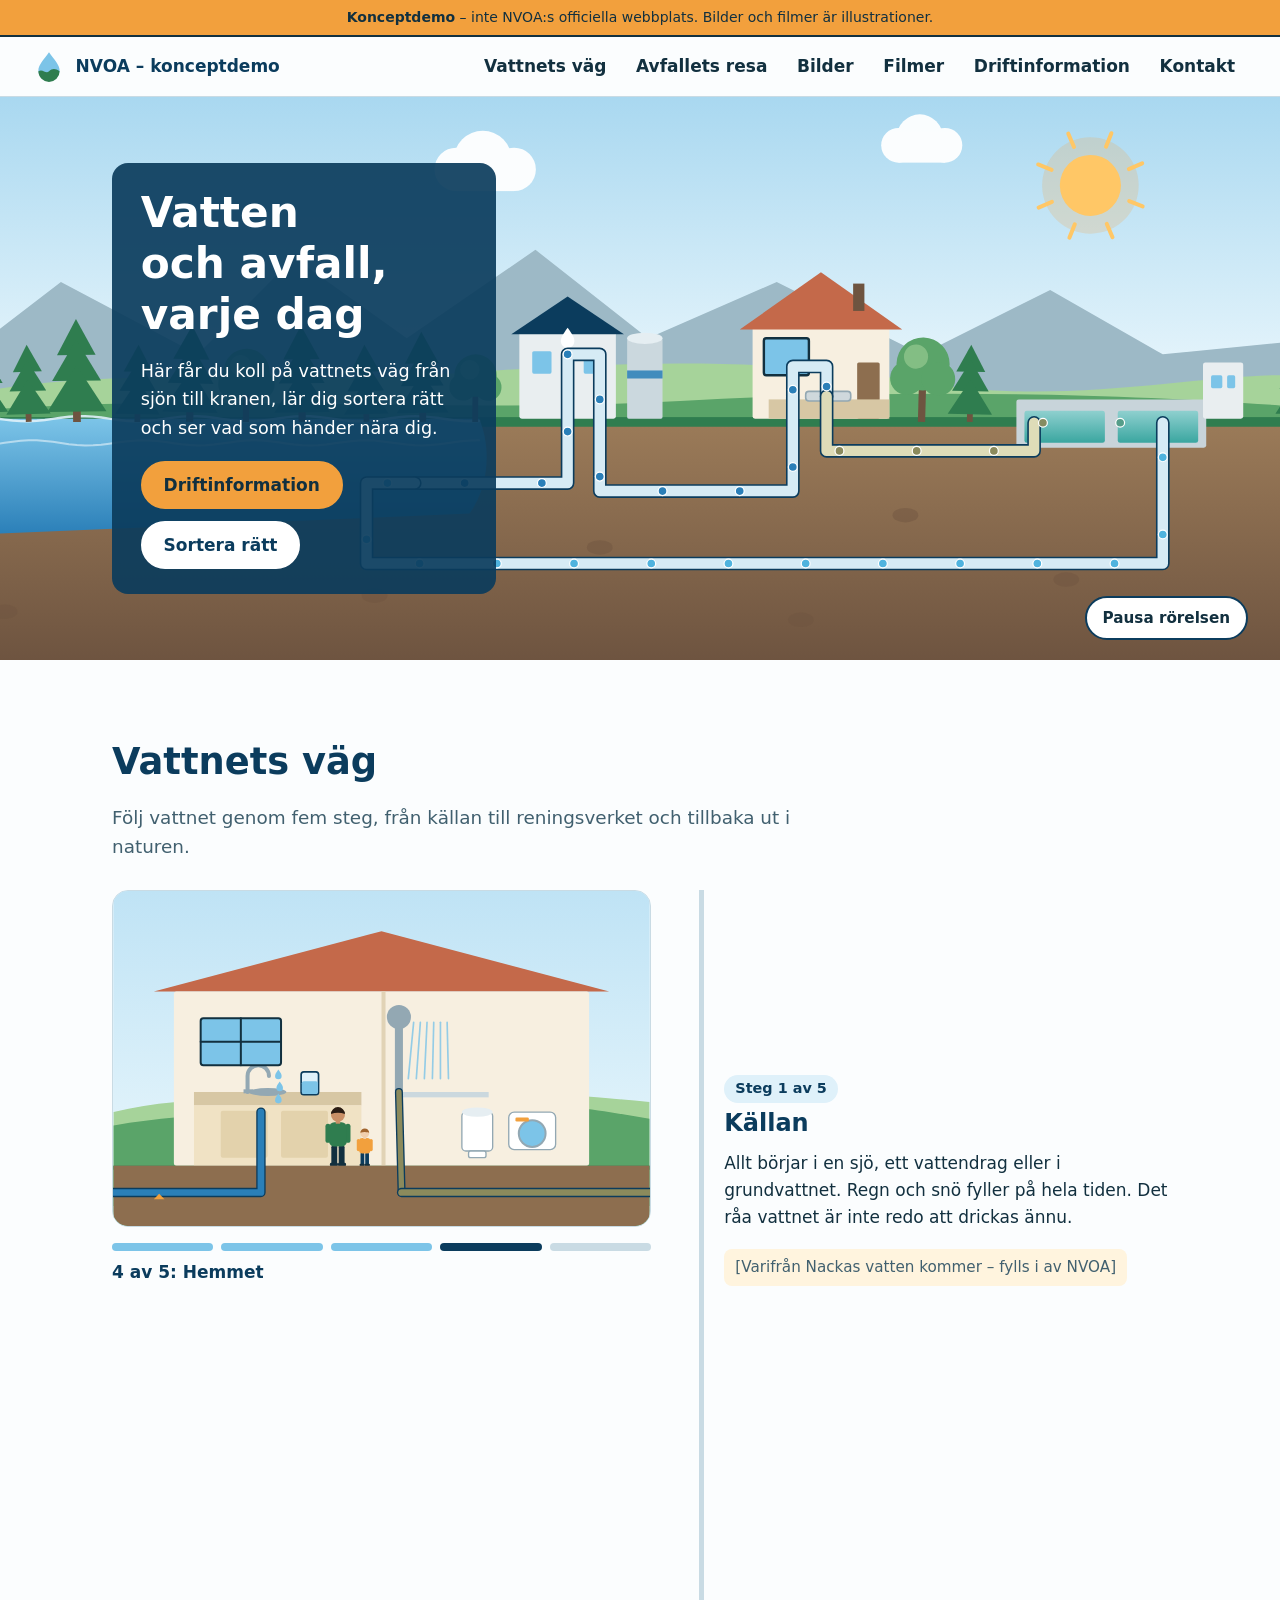
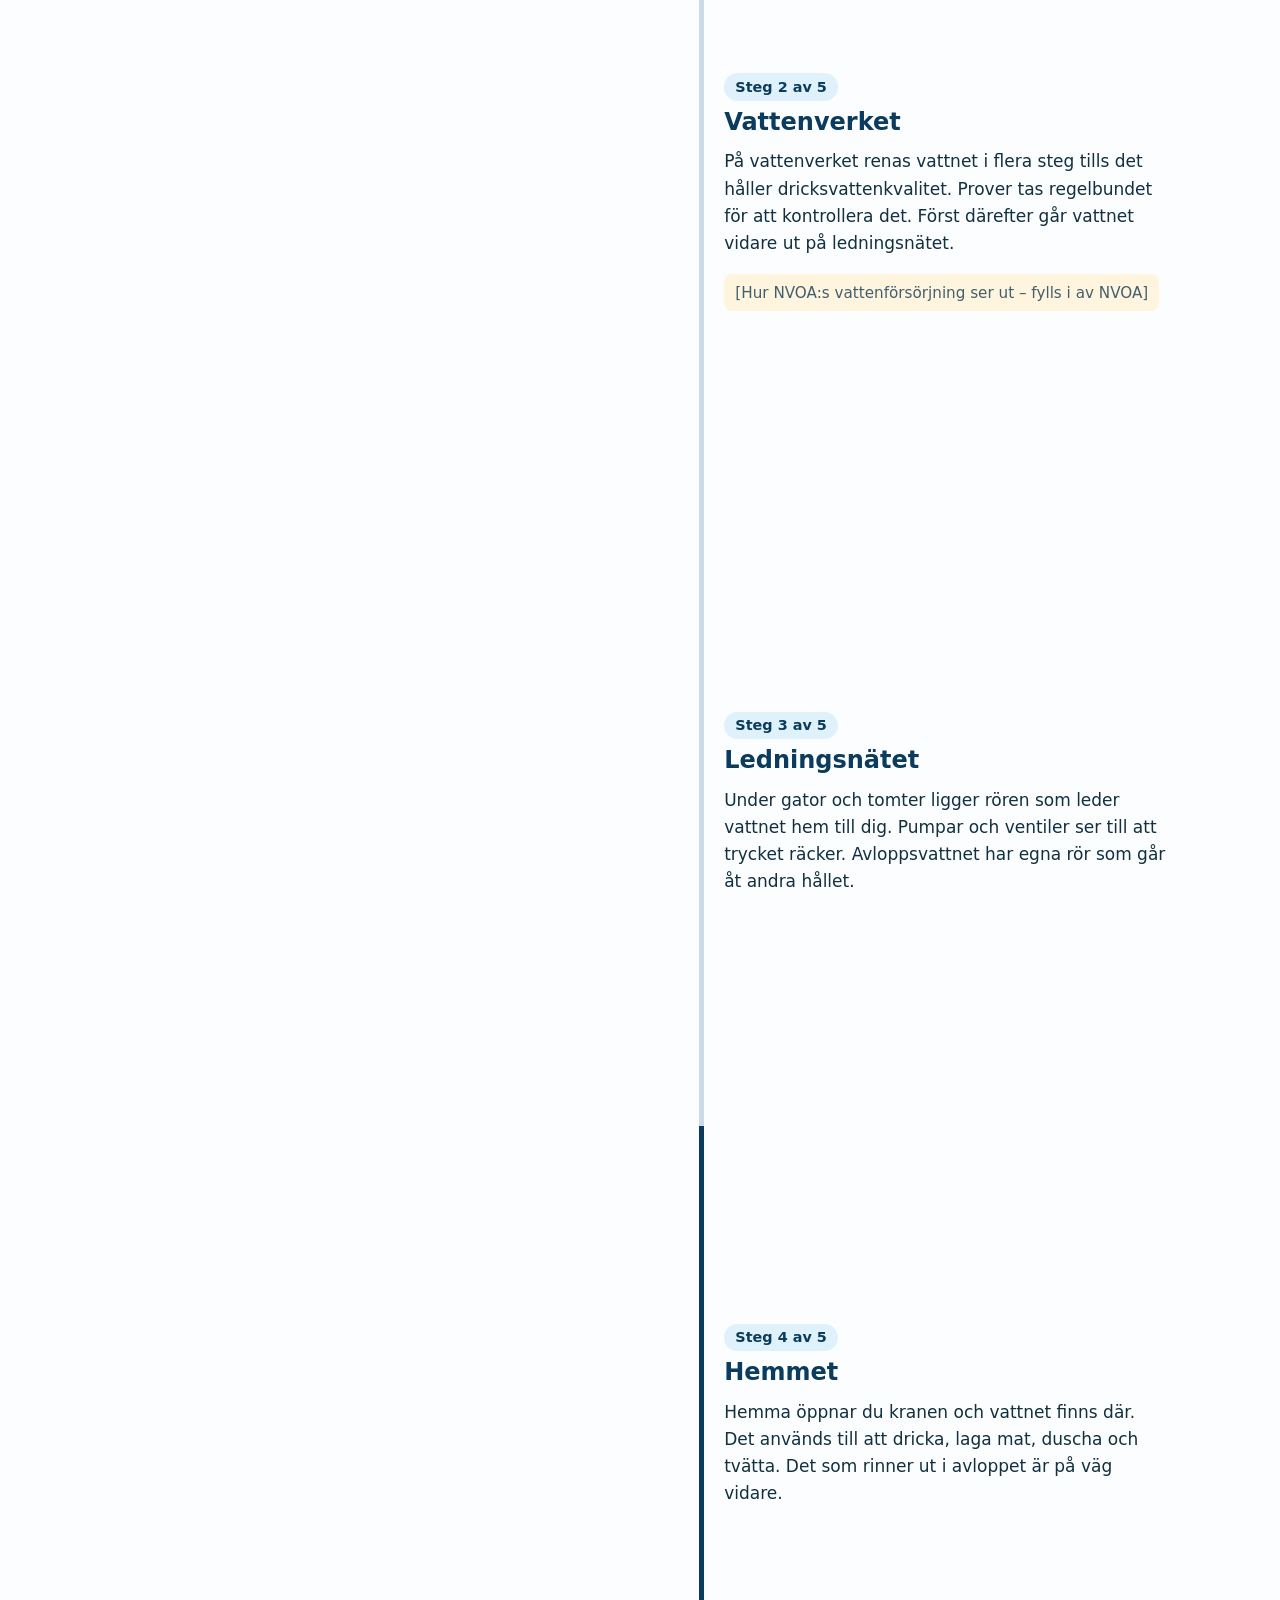
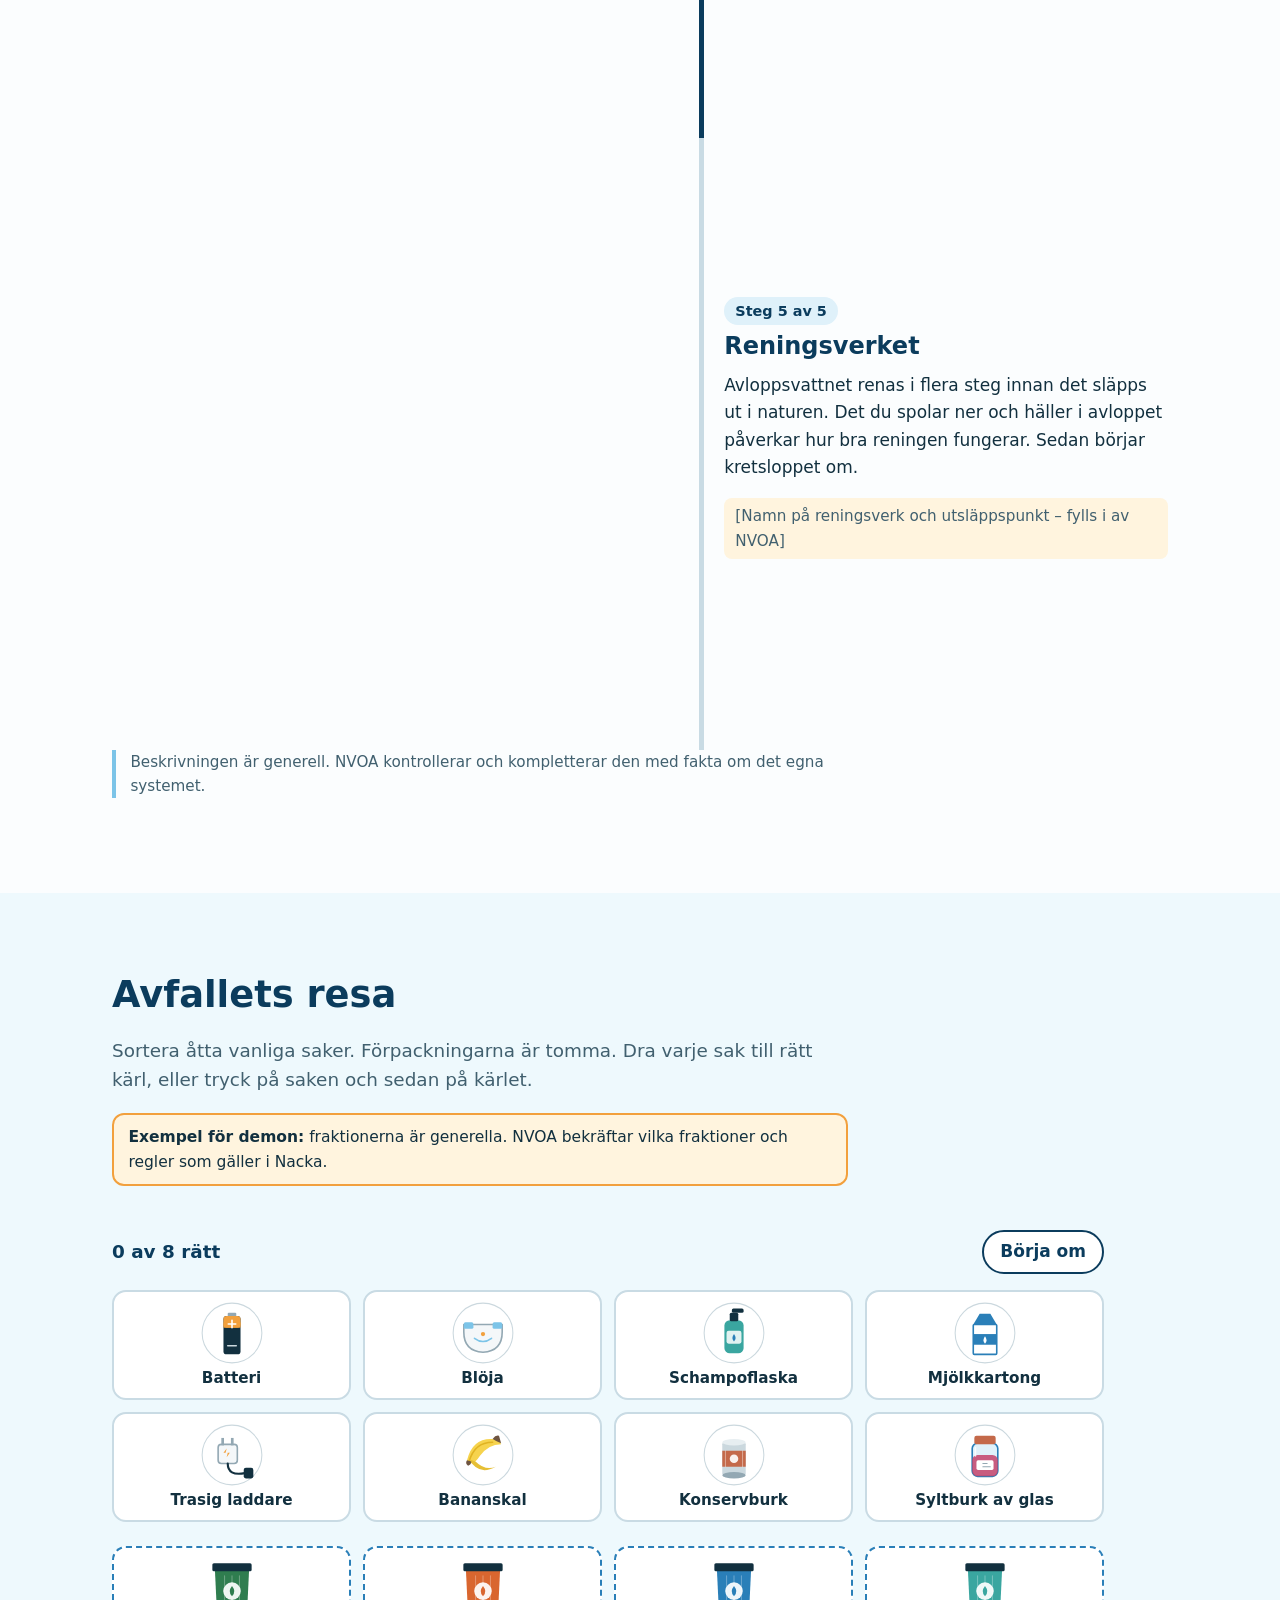
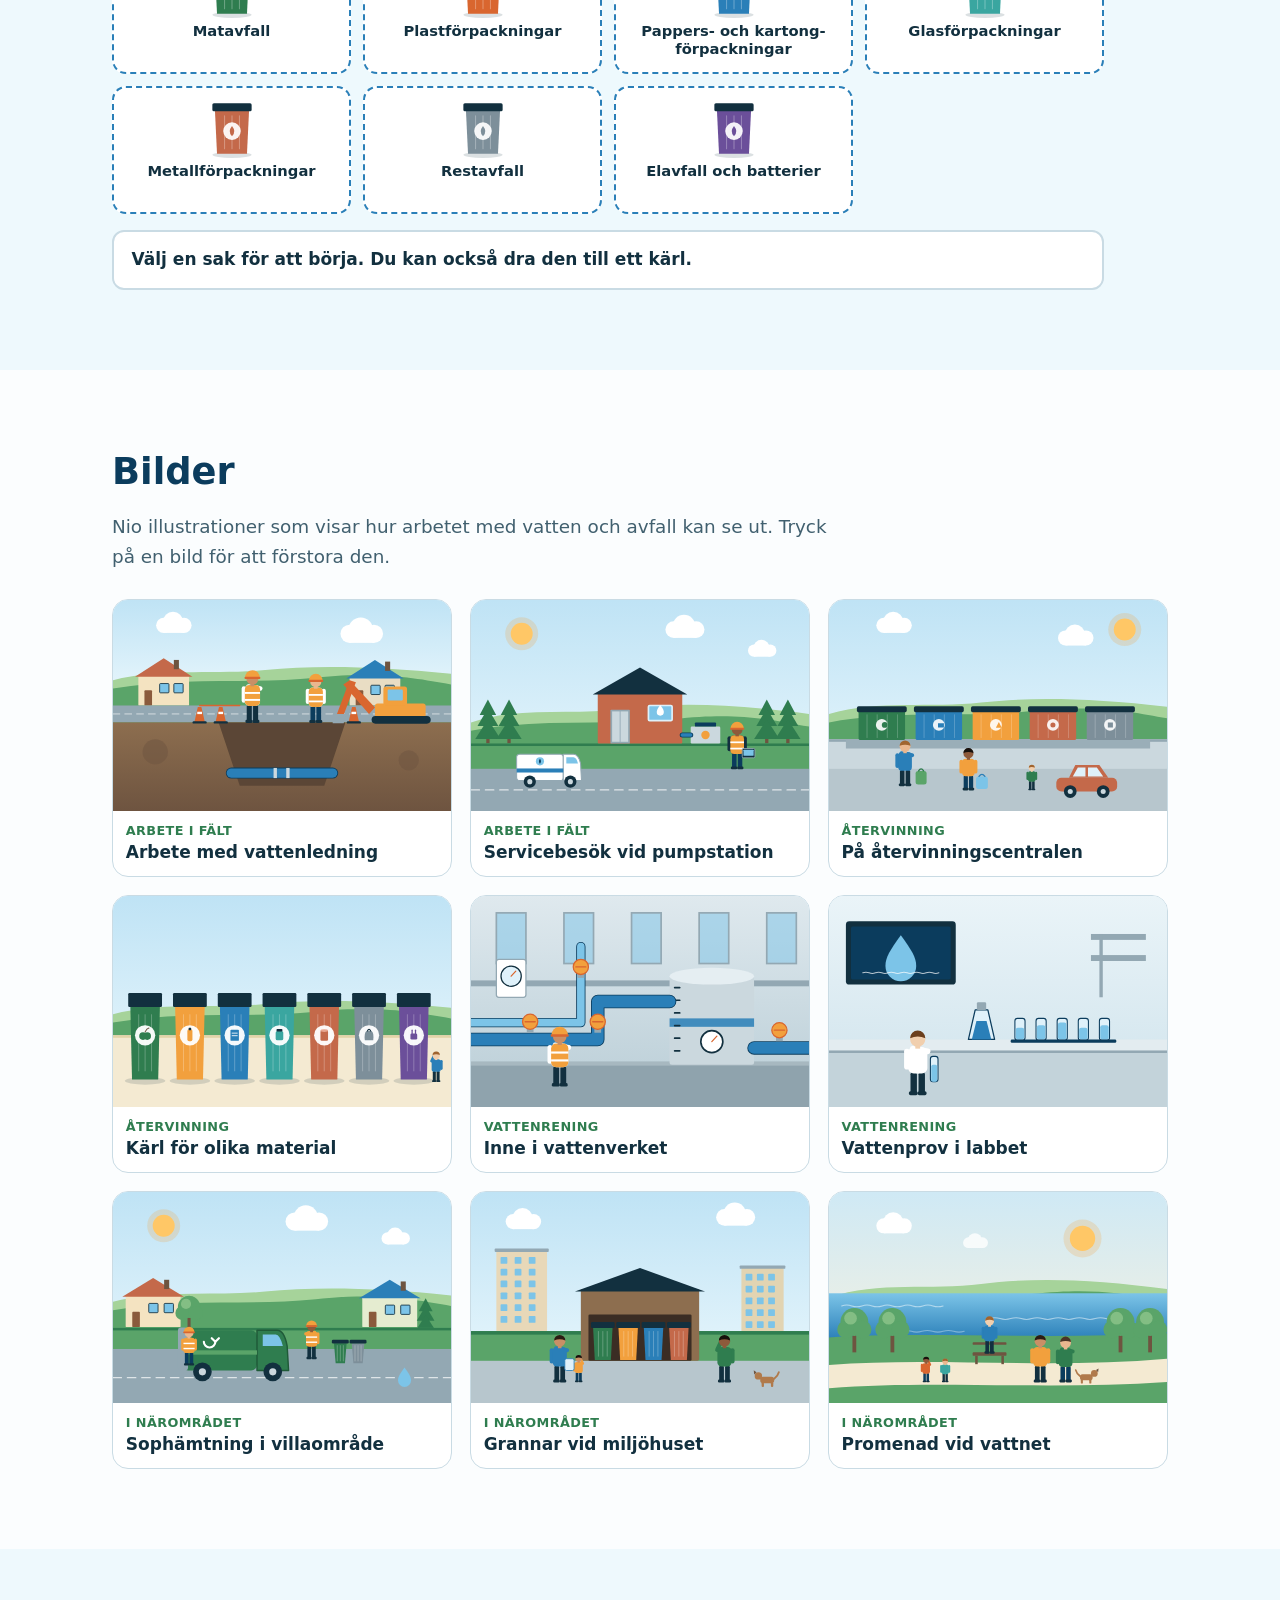
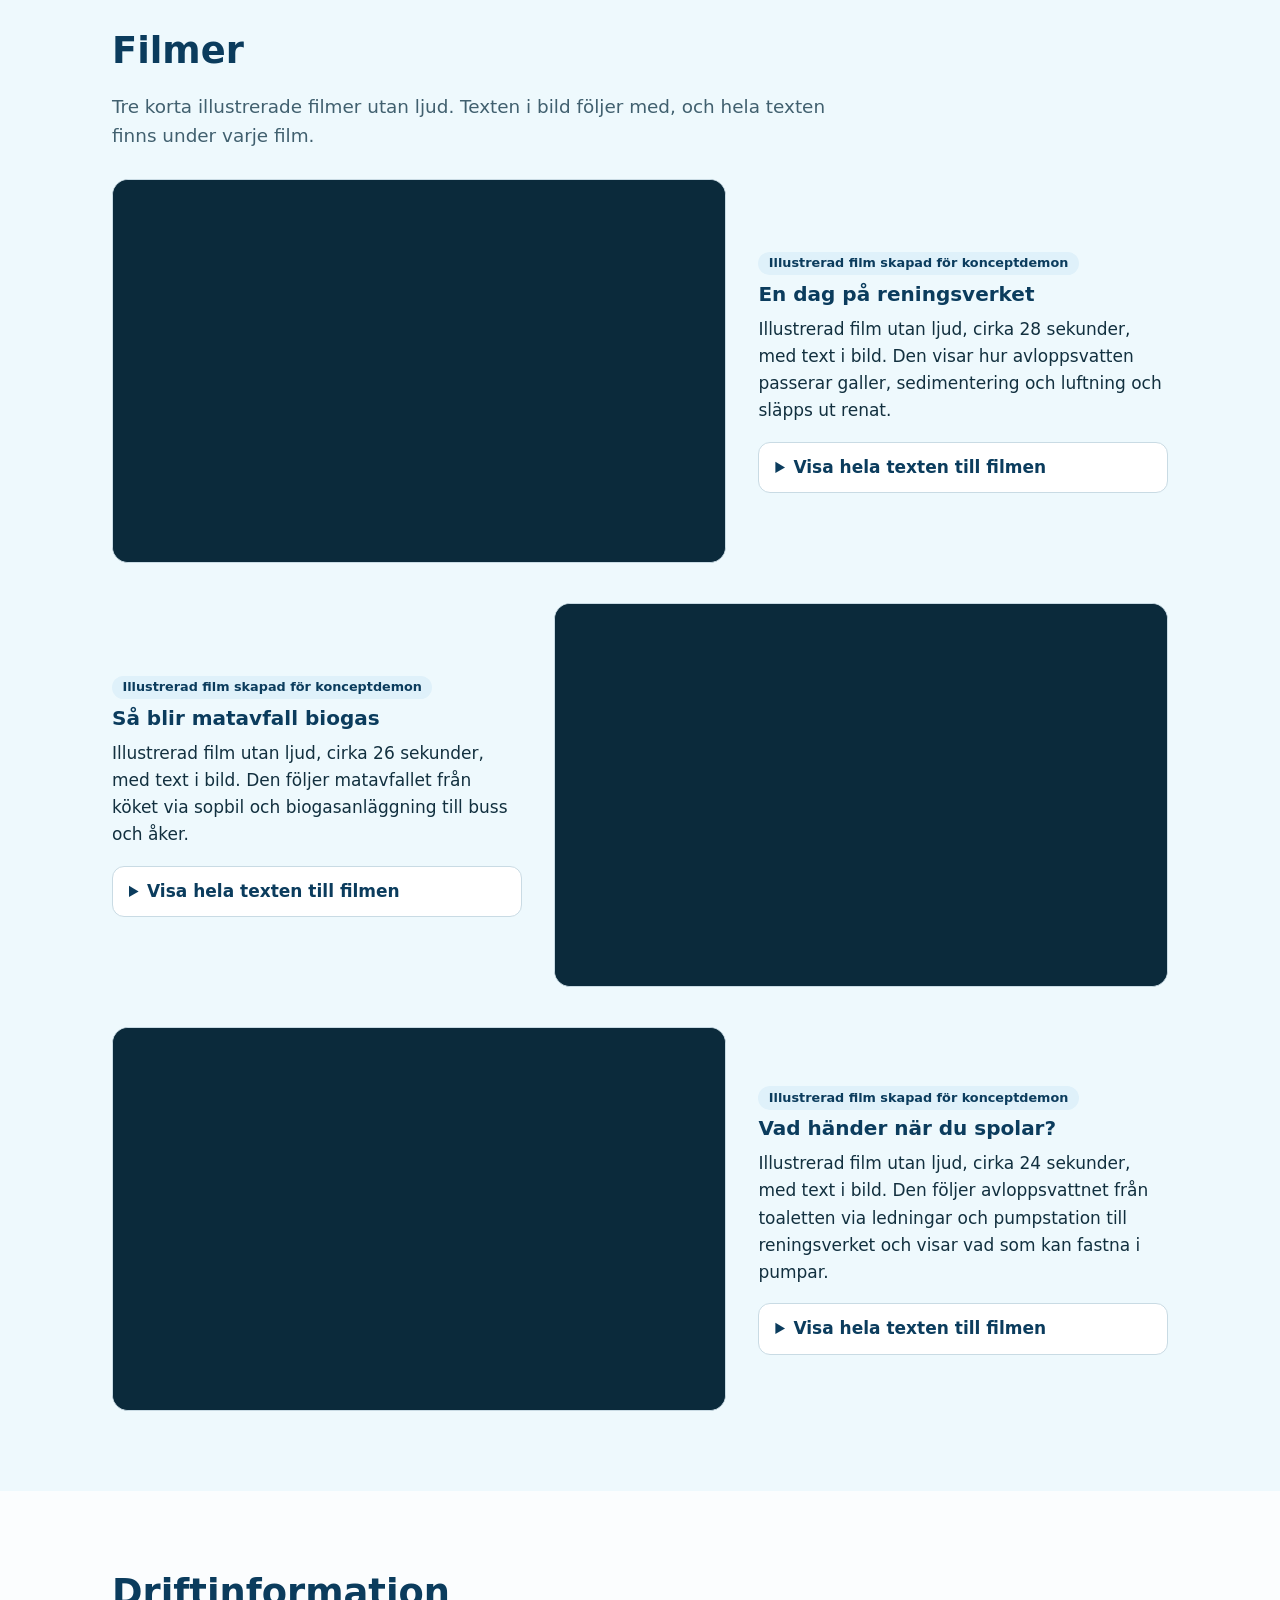
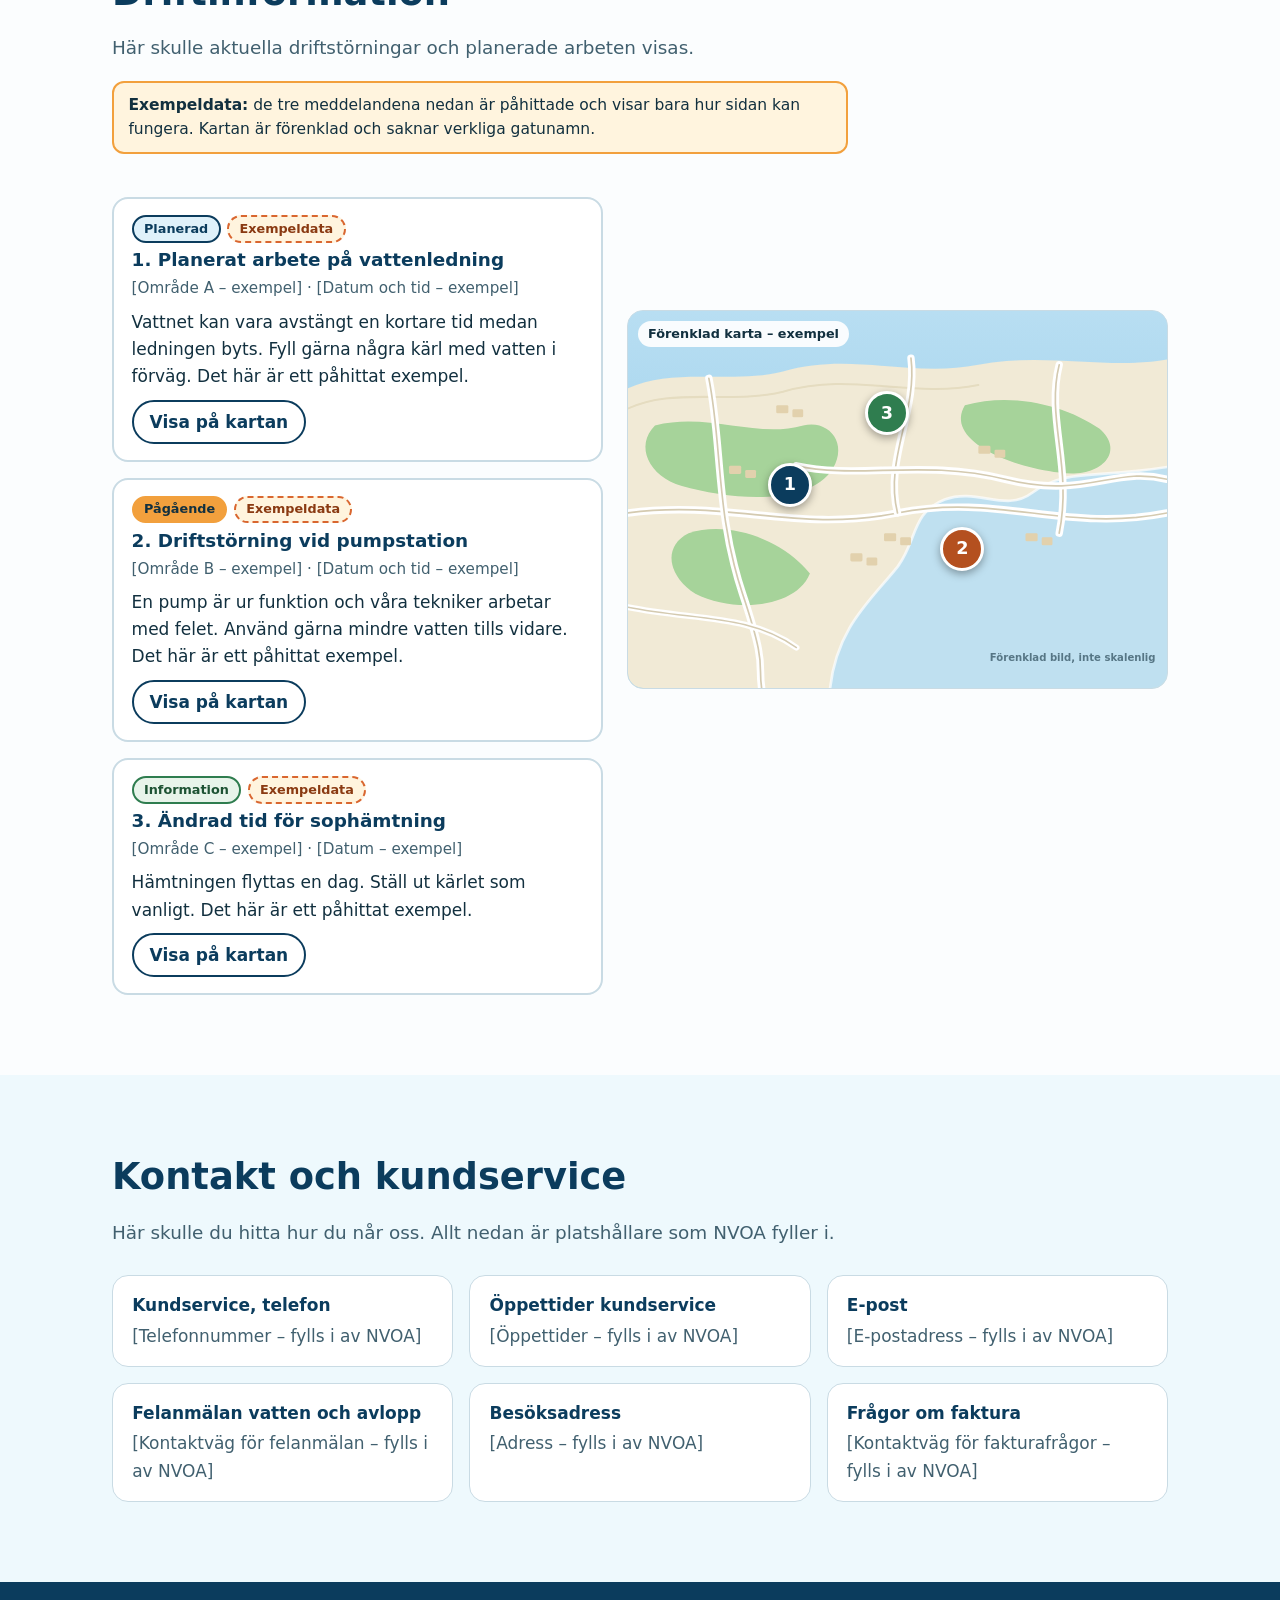
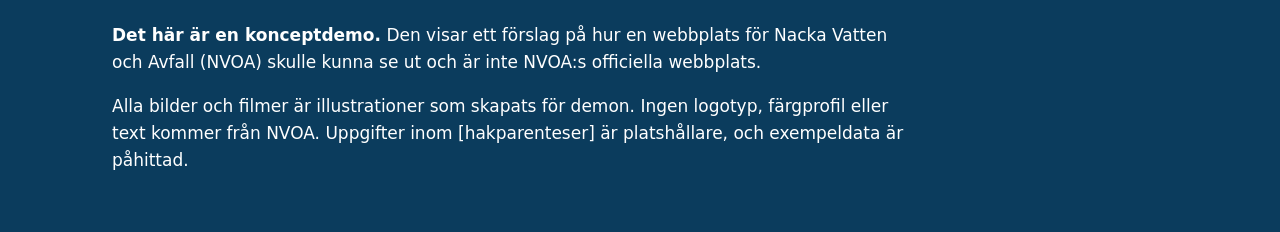
<file: nvoa-koncept/index.html>
<!doctype html>
<html lang="sv">
<head>
<meta charset="utf-8">
<meta name="viewport" content="width=device-width, initial-scale=1">
<meta name="robots" content="noindex, nofollow">
<meta name="description" content="Konceptdemo av en webbplats för vatten och avfall. Inte NVOA:s officiella webbplats.">
<title>NVOA – konceptdemo: vatten och avfall</title>
<script>document.documentElement.classList.add("js")</script>
<link rel="stylesheet" href="css/base.css">
<link rel="stylesheet" href="css/components.css">
</head>
<body>
<a class="skip" href="#innehall">Hoppa till innehållet</a>

<div class="topwrap" id="topwrap">
  <div class="banner" role="region" aria-label="Information om konceptdemon"><strong>Konceptdemo</strong> – inte NVOA:s officiella webbplats. Bilder och filmer är illustrationer.</div>
  <header class="site-header">
    <a class="brand" href="#top" aria-label="NVOA – konceptdemo, till sidans början">
      <svg class="brand-mark" viewBox="0 0 32 32" aria-hidden="true" focusable="false"><path d="M16 3C21 10 26 15 26 20a10 10 0 0 1-20 0C6 15 11 10 16 3Z" fill="#7cc4e8"/><path d="M6 21c4-3 7 3 10 0s6-3 10 0a10 10 0 0 1-20 0Z" fill="#2f7d4f"/></svg>
      <span>NVOA – konceptdemo</span>
    </a>
    <button class="menu-btn" id="menu-btn" type="button" aria-expanded="false" aria-controls="nav">Meny</button>
    <nav id="nav" class="nav" aria-label="Huvudmeny">
      <ul>
        <li><a href="#vatten">Vattnets väg</a></li>
        <li><a href="#avfall">Avfallets resa</a></li>
        <li><a href="#bilder">Bilder</a></li>
        <li><a href="#filmer">Filmer</a></li>
        <li><a href="#drift">Driftinformation</a></li>
        <li><a href="#kontakt">Kontakt</a></li>
      </ul>
    </nav>
  </header>
</div>

<main id="innehall" tabindex="-1">

  <section class="hero" id="top" aria-labelledby="hero-title">
    <div class="hero-media" data-media="hero-scen" data-bare="1" data-hero="1"></div>
    <div class="hero-text">
      <h1 id="hero-title">Vatten och avfall, varje dag</h1>
      <p>Här får du koll på vattnets väg från sjön till kranen, lär dig sortera rätt och ser vad som händer nära dig.</p>
      <div class="ctas">
        <a class="btn btn-accent" href="#drift">Driftinformation</a>
        <a class="btn btn-light" href="#avfall">Sortera rätt</a>
      </div>
    </div>
    <button class="hero-toggle" id="hero-toggle" type="button" hidden>Pausa rörelsen</button>
  </section>

  <section class="section" id="vatten" aria-labelledby="vatten-h">
    <div class="wrap">
      <header class="section-head">
        <h2 id="vatten-h">Vattnets väg</h2>
        <p class="lead">Följ vattnet genom fem steg, från källan till reningsverket och tillbaka ut i naturen.</p>
      </header>
      <div class="story" id="story">
        <div class="story-sticky" id="story-sticky"></div>
        <ol class="story-steps" id="story-steps"></ol>
      </div>
      <p class="note">Beskrivningen är generell. NVOA kontrollerar och kompletterar den med fakta om det egna systemet.</p>
    </div>
  </section>

  <section class="section alt" id="avfall" aria-labelledby="avfall-h">
    <div class="wrap">
      <header class="section-head">
        <h2 id="avfall-h">Avfallets resa</h2>
        <p class="lead">Sortera åtta vanliga saker. Förpackningarna är tomma. Dra varje sak till rätt kärl, eller tryck på saken och sedan på kärlet.</p>
        <p class="flag"><strong>Exempel för demon:</strong> fraktionerna är generella. NVOA bekräftar vilka fraktioner och regler som gäller i Nacka.</p>
      </header>
      <div class="game" id="game">
        <div class="game-bar">
          <p id="game-progress" class="game-progress" aria-live="off">0 av 8 rätt</p>
          <button type="button" class="btn btn-small" id="game-reset">Börja om</button>
        </div>
        <ul class="items" id="items" aria-label="Saker att sortera"></ul>
        <div class="bins" id="bins" role="group" aria-label="Kärl"></div>
        <p class="feedback" id="feedback" role="status" aria-live="polite">Välj en sak för att börja.</p>
      </div>
    </div>
  </section>

  <section class="section" id="bilder" aria-labelledby="bilder-h">
    <div class="wrap">
      <header class="section-head">
        <h2 id="bilder-h">Bilder</h2>
        <p class="lead">Nio illustrationer som visar hur arbetet med vatten och avfall kan se ut. Tryck på en bild för att förstora den.</p>
      </header>
      <ul class="gallery" id="gallery"></ul>
    </div>
  </section>

  <section class="section alt" id="filmer" aria-labelledby="filmer-h">
    <div class="wrap">
      <header class="section-head">
        <h2 id="filmer-h">Filmer</h2>
        <p class="lead">Tre korta illustrerade filmer utan ljud. Texten i bild följer med, och hela texten finns under varje film.</p>
      </header>
      <div class="films" id="films"></div>
    </div>
  </section>

  <section class="section" id="drift" aria-labelledby="drift-h">
    <div class="wrap">
      <header class="section-head">
        <h2 id="drift-h">Driftinformation</h2>
        <p class="lead">Här skulle aktuella driftstörningar och planerade arbeten visas.</p>
        <p class="flag"><strong>Exempeldata:</strong> de tre meddelandena nedan är påhittade och visar bara hur sidan kan fungera. Kartan är förenklad och saknar verkliga gatunamn.</p>
      </header>
      <div class="drift" id="drift-grid">
        <ul class="drift-list" id="drift-list"></ul>
        <div class="map" id="map"></div>
      </div>
    </div>
  </section>

  <section class="section alt" id="kontakt" aria-labelledby="kontakt-h">
    <div class="wrap">
      <header class="section-head">
        <h2 id="kontakt-h">Kontakt och kundservice</h2>
        <p class="lead">Här skulle du hitta hur du når oss. Allt nedan är platshållare som NVOA fyller i.</p>
      </header>
      <dl class="contact" id="contact"></dl>
    </div>
  </section>
</main>

<footer class="footer">
  <div class="wrap">
    <p><strong>Det här är en konceptdemo.</strong> Den visar ett förslag på hur en webbplats för Nacka Vatten och Avfall (NVOA) skulle kunna se ut och är inte NVOA:s officiella webbplats.</p>
    <p>Alla bilder och filmer är illustrationer som skapats för demon. Ingen logotyp, färgprofil eller text kommer från NVOA. Uppgifter inom [hakparenteser] är platshållare, och exempeldata är påhittad.</p>
  </div>
</footer>

<dialog id="lightbox" class="lightbox" aria-labelledby="lb-title">
  <div class="lb-inner">
    <div class="lb-stage" id="lb-stage"></div>
    <div class="lb-meta">
      <h2 id="lb-title" class="lb-title"></h2>
      <p id="lb-source" class="lb-source"></p>
    </div>
    <div class="lb-bar">
      <button type="button" class="btn btn-light" id="lb-prev">Föregående</button>
      <span id="lb-count" class="lb-count" aria-live="polite"></span>
      <button type="button" class="btn btn-light" id="lb-next">Nästa</button>
      <button type="button" class="btn btn-accent" id="lb-close">Stäng</button>
    </div>
  </div>
</dialog>

<noscript><p class="noscript">Den här konceptdemon behöver JavaScript för att visa bilder, filmer och spelet.</p></noscript>
<script src="media/manifest.js"></script>
<script src="js/content.js"></script>
<script src="js/media.js"></script>
<script src="js/app.js"></script>
<script src="js/story.js"></script>
<script src="js/game.js"></script>
<script src="js/lightbox.js"></script>
<script src="js/drift.js"></script>
</body>
</html>
</file>
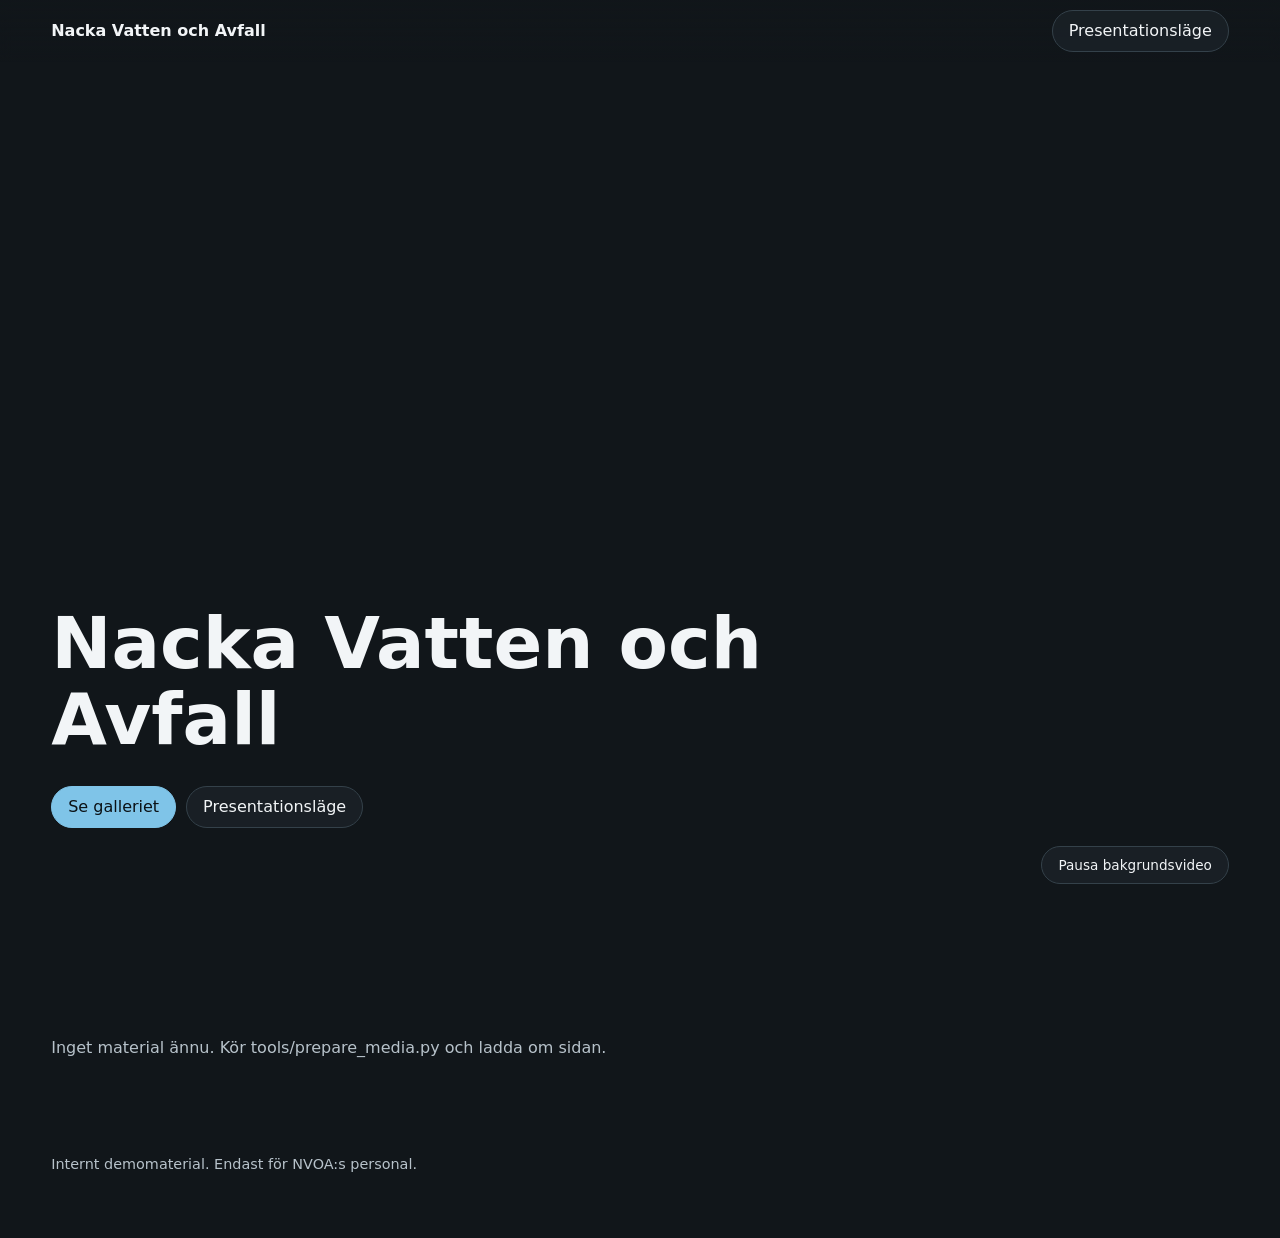
<file: NVOA-webb/index.html>
<!doctype html>
<html lang="sv">
<head>
<meta charset="utf-8">
<meta name="viewport" content="width=device-width, initial-scale=1">
<meta name="robots" content="noindex, nofollow">
<title>Nacka Vatten och Avfall – bildvisning</title>
<link rel="stylesheet" href="css/style.css">
</head>
<body>
<a class="skip" href="#innehall">Hoppa till innehållet</a>

<header class="topbar" id="topbar">
  <a class="brand" href="#top" id="brand">Nacka Vatten och Avfall</a>
  <nav aria-label="Teman" id="nav"></nav>
  <button type="button" class="btn" id="btn-present">Presentationsläge</button>
</header>

<main id="innehall">
  <section class="hero" id="top" aria-labelledby="hero-title">
    <div class="hero-media" id="hero-media"></div>
    <div class="hero-text">
      <h1 id="hero-title"></h1>
      <p class="hero-sub" id="hero-sub"></p>
      <p class="hero-intro" id="hero-intro"></p>
      <div class="hero-actions">
        <a class="btn primary" href="#galleri">Se galleriet</a>
        <button type="button" class="btn" id="btn-present2">Presentationsläge</button>
      </div>
    </div>
    <button type="button" class="btn hero-toggle" id="hero-toggle" hidden aria-pressed="false">Pausa bakgrundsvideo</button>
  </section>

  <div id="themes"></div>

  <section class="gallery" id="galleri" aria-labelledby="gal-title">
    <h2 id="gal-title">Galleri</h2>
    <div class="filters" id="filters" role="group" aria-label="Filter"></div>
    <p class="count" id="count" aria-live="polite"></p>
    <div class="grid" id="grid"></div>
  </section>
</main>

<footer class="footer"><p id="footer-text"></p></footer>

<dialog id="lightbox" class="lightbox" aria-label="Förstoring">
  <div class="lb-stage" id="lb-stage"></div>
  <p class="lb-caption" id="lb-caption"></p>
  <div class="lb-bar">
    <button type="button" class="btn" id="lb-prev" aria-label="Föregående">‹</button>
    <span id="lb-count" aria-live="polite"></span>
    <button type="button" class="btn" id="lb-next" aria-label="Nästa">›</button>
    <button type="button" class="btn" id="lb-close">Stäng</button>
  </div>
</dialog>

<dialog id="show" class="show" tabindex="-1" aria-label="Presentation">
  <div class="show-stage" id="show-stage"></div>
  <div class="show-bar" id="show-bar">
    <span id="show-count"></span>
    <span id="show-state"></span>
    <button type="button" class="btn" id="show-close">Avsluta (Esc)</button>
  </div>
  <div class="show-progress" aria-hidden="true"><i id="show-progress"></i></div>
</dialog>

<noscript><p class="noscript">Sidan kräver JavaScript för att visa materialet.</p></noscript>
<script src="content/manifest.js"></script>
<script src="js/app.js"></script>
</body>
</html>
</file>
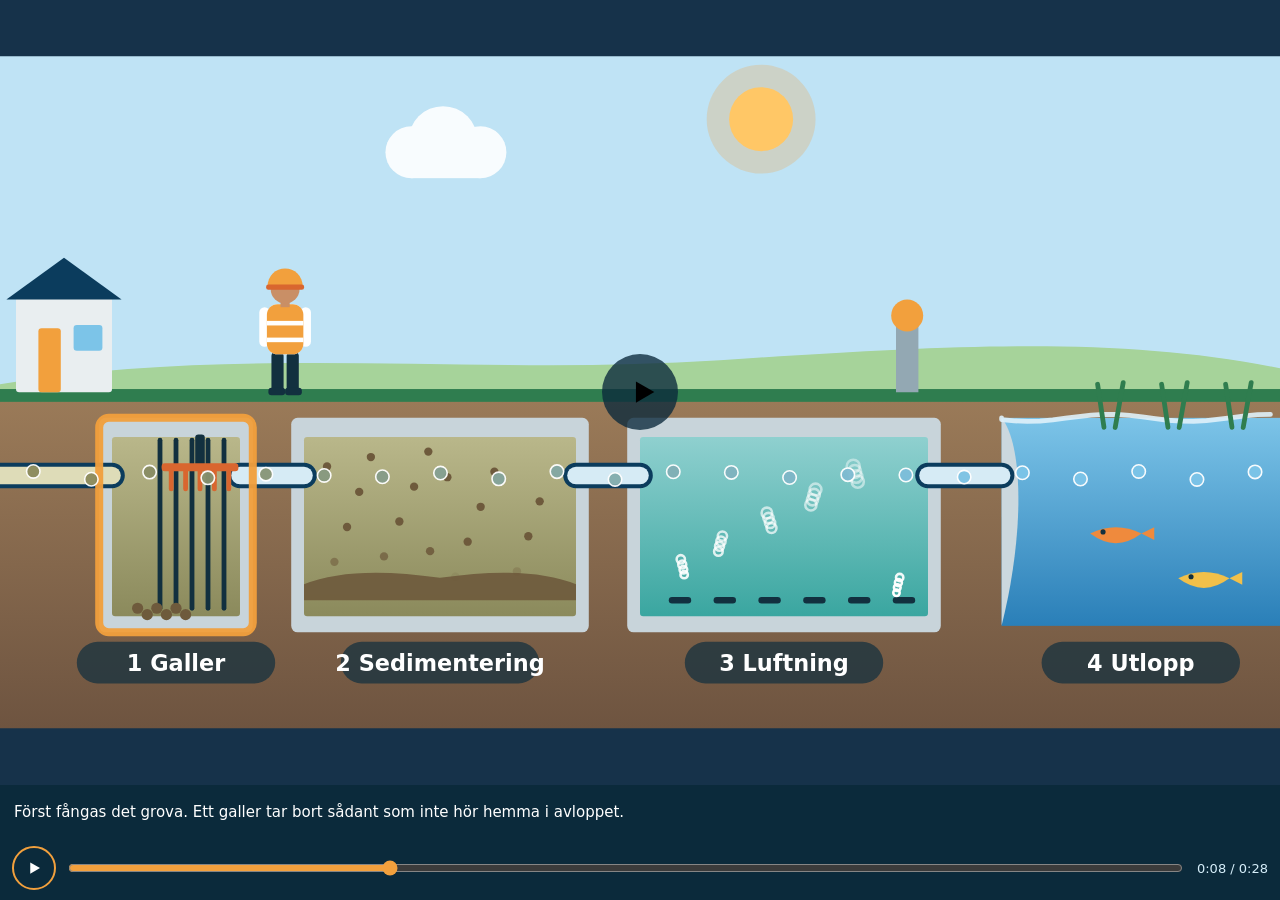
<file: nvoa-koncept/media/generated/films/en-dag-pa-reningsverket.html>
<!doctype html>
<html lang="sv"><head><meta charset="utf-8"><meta name="viewport" content="width=device-width,initial-scale=1">
<title>En dag på reningsverket (illustrerad film)</title>
<style>
*{box-sizing:border-box}
html,body{margin:0;height:100%;background:#0b2a3b;color:#fff;font-family:system-ui,'Segoe UI',Roboto,sans-serif}
.film{display:flex;flex-direction:column;height:100%}
.stage{position:relative;flex:1 1 auto;min-height:0;background:#16324a}
.stage>svg#scene{position:absolute;inset:0;width:100%;height:100%;display:block}
.big{position:absolute;left:50%;top:50%;transform:translate(-50%,-50%);width:76px;height:76px;border-radius:50%;border:0;
  background:rgba(11,42,59,.78);cursor:pointer;display:flex;align-items:center;justify-content:center;padding:0}
.big svg{width:34px;height:34px;margin-left:5px}
.big[hidden]{display:none}
.cap{margin:0;padding:10px 14px;min-height:3.7em;font-size:15px;line-height:1.4;background:#0b2a3b;color:#fff;display:flex;align-items:center}
.bar{display:flex;align-items:center;gap:12px;padding:6px 12px 10px;background:#0b2a3b}
.bar button{flex:none;width:44px;height:44px;border-radius:50%;border:2px solid #f2a03d;background:transparent;color:#fff;cursor:pointer;
  display:flex;align-items:center;justify-content:center;padding:0}
.bar button svg{width:18px;height:18px}
.bar input{flex:1;min-width:0;height:44px;margin:0;accent-color:#f2a03d;cursor:pointer}
.tm{flex:none;font-size:13px;font-variant-numeric:tabular-nums;color:#d6eefa;min-width:5.6em;text-align:right}
:focus-visible{outline:3px solid #f2a03d;outline-offset:3px}
body.bare .cap,body.bare .bar,body.bare .big{display:none}
.vh{position:absolute;width:1px;height:1px;overflow:hidden;clip:rect(0 0 0 0);white-space:nowrap}
@media (max-width:480px){.tm{display:none}.cap{font-size:14px}}
</style></head>
<body>
<main class="film" aria-label="En dag på reningsverket (illustrerad film)">
<h1 class="vh">En dag på reningsverket (illustrerad film)</h1>
<div class="stage">
<svg id="scene" viewBox="0 0 800 420" preserveAspectRatio="xMidYMid meet" role="img" aria-label="En dag på reningsverket: avloppsvatten passerar galler, sedimentering och luftning och släpps ut renat i en sjö."><title>En dag på reningsverket: avloppsvatten passerar galler, sedimentering och luftning och släpps ut renat i en sjö.</title><defs><linearGradient id="f1w" x1="0" y1="0" x2="0" y2="1"><stop offset="0" stop-color="#b9b78a"/><stop offset="1" stop-color="#8b8a5c"/></linearGradient><linearGradient id="f1w2" x1="0" y1="0" x2="0" y2="1"><stop offset="0" stop-color="#8fd0cf"/><stop offset="1" stop-color="#3aa6a0"/></linearGradient><linearGradient id="f1w3" x1="0" y1="0" x2="0" y2="1"><stop offset="0" stop-color="#7cc4e8"/><stop offset="1" stop-color="#2a7fb8"/></linearGradient><linearGradient id="f1soil" x1="0" y1="0" x2="0" y2="1"><stop offset="0" stop-color="#9a7a58"/><stop offset="1" stop-color="#6e5440"/></linearGradient></defs><rect x="0" y="0" width="800" height="215" rx="0" fill="#bfe3f5" id="sky"/><g id="sun"><circle cx="0" cy="0" r="34" fill="#f2a03d" opacity=".25"/><circle cx="0" cy="0" r="20" fill="#ffc766" /></g><g id="moon"><circle cx="0" cy="0" r="18" fill="#f1efe0" /></g><g id="cl0"><g transform="translate(0 0) scale(0.9)" opacity="0.9"><circle cx="0" cy="0" r="18" fill="#ffffff" /><circle cx="22" cy="-8" r="24" fill="#ffffff" /><circle cx="48" cy="0" r="18" fill="#ffffff" /><rect x="0" y="0" width="48" height="18" rx="0" fill="#ffffff" /></g></g><path d="M0 205 C150 180 300 200 450 190 S 700 175 800 195 V220 H0Z" fill="#a6d39a" /><rect x="0" y="208" width="800" height="10" rx="0" fill="#2f7d4f" /><rect x="0" y="216" width="800" height="204" rx="0" fill="url(#f1soil)" /><rect x="10" y="150" width="60" height="60" rx="2" fill="#e9eef0" /><polygon points="4,152 40,126 76,152" fill="#0b3c5d" /><rect x="24" y="170" width="14" height="40" rx="2" fill="#f2a03d" /><rect x="46" y="168" width="18" height="16" rx="2" fill="#7cc4e8" /><rect x="560" y="164" width="14" height="46" rx="0" fill="#93a8b3" /><circle cx="567" cy="162" r="10" fill="#f2a03d" /><rect x="62" y="226" width="96" height="134" rx="4" fill="#c8d4da" /><rect x="70" y="238" width="80" height="112" rx="2" fill="url(#f1w)" /><rect x="182" y="226" width="186" height="134" rx="4" fill="#c8d4da" /><rect x="190" y="238" width="170" height="112" rx="2" fill="url(#f1w)" /><rect x="392" y="226" width="196" height="134" rx="4" fill="#c8d4da" /><rect x="400" y="238" width="180" height="112" rx="2" fill="url(#f1w2)" /><path d="M190 340 L360 340 L360 330 Q330 318 275 326 Q220 318 190 330Z" fill="#6e5a3c" opacity=".9"/><rect x="418" y="338" width="14" height="4" rx="2" fill="#12303f" /><rect x="446" y="338" width="14" height="4" rx="2" fill="#12303f" /><rect x="474" y="338" width="14" height="4" rx="2" fill="#12303f" /><rect x="502" y="338" width="14" height="4" rx="2" fill="#12303f" /><rect x="530" y="338" width="14" height="4" rx="2" fill="#12303f" /><rect x="558" y="338" width="14" height="4" rx="2" fill="#12303f" /><rect x="626" y="226" width="174" height="130" rx="0" fill="url(#f1w3)" /><path d="M626 226 C640 244 640 300 626 356 V226Z" fill="#cbd8de" /><path d="M626 226 H800" fill="none" stroke="#dff1fa" stroke-width="3" stroke-linecap="round" stroke-linejoin="round" id="lw" opacity=".9"/><line x1="690" y1="232" x2="686" y2="205" stroke="#2f7d4f" stroke-width="3" stroke-linecap="round" /><line x1="697" y1="232" x2="702" y2="204" stroke="#2f7d4f" stroke-width="3" stroke-linecap="round" /><line x1="730" y1="232" x2="726" y2="205" stroke="#2f7d4f" stroke-width="3" stroke-linecap="round" /><line x1="737" y1="232" x2="742" y2="204" stroke="#2f7d4f" stroke-width="3" stroke-linecap="round" /><line x1="770" y1="232" x2="766" y2="205" stroke="#2f7d4f" stroke-width="3" stroke-linecap="round" /><line x1="777" y1="232" x2="782" y2="204" stroke="#2f7d4f" stroke-width="3" stroke-linecap="round" /><polyline points="0,262 70,262" fill="none" stroke="#0b3c5d" stroke-width="16" stroke-linecap="round" stroke-linejoin="round" /><polyline points="0,262 70,262" fill="none" stroke="#dedcb8" stroke-width="11" stroke-linecap="round" stroke-linejoin="round" /><polyline points="150,262 190,262" fill="none" stroke="#0b3c5d" stroke-width="16" stroke-linecap="round" stroke-linejoin="round" /><polyline points="150,262 190,262" fill="none" stroke="#d6ebf5" stroke-width="11" stroke-linecap="round" stroke-linejoin="round" /><polyline points="360,262 400,262" fill="none" stroke="#0b3c5d" stroke-width="16" stroke-linecap="round" stroke-linejoin="round" /><polyline points="360,262 400,262" fill="none" stroke="#d6ebf5" stroke-width="11" stroke-linecap="round" stroke-linejoin="round" /><polyline points="580,262 626,262" fill="none" stroke="#0b3c5d" stroke-width="16" stroke-linecap="round" stroke-linejoin="round" /><polyline points="580,262 626,262" fill="none" stroke="#d6ebf5" stroke-width="11" stroke-linecap="round" stroke-linejoin="round" /><g id="screen"><line x1="100" y1="240" x2="100" y2="345" stroke="#12303f" stroke-width="3" stroke-linecap="round" /><line x1="110" y1="240" x2="110" y2="345" stroke="#12303f" stroke-width="3" stroke-linecap="round" /><line x1="120" y1="240" x2="120" y2="345" stroke="#12303f" stroke-width="3" stroke-linecap="round" /><line x1="130" y1="240" x2="130" y2="345" stroke="#12303f" stroke-width="3" stroke-linecap="round" /><line x1="140" y1="240" x2="140" y2="345" stroke="#12303f" stroke-width="3" stroke-linecap="round" /></g><g transform="translate(125 240)" id="rake"><rect x="-3" y="-8" width="6" height="22" rx="2" fill="#12303f" /><line x1="-18" y1="14" x2="-18" y2="26" stroke="#d9662f" stroke-width="3" stroke-linecap="round" /><line x1="-9" y1="14" x2="-9" y2="26" stroke="#d9662f" stroke-width="3" stroke-linecap="round" /><line x1="0" y1="14" x2="0" y2="26" stroke="#d9662f" stroke-width="3" stroke-linecap="round" /><line x1="9" y1="14" x2="9" y2="26" stroke="#d9662f" stroke-width="3" stroke-linecap="round" /><line x1="18" y1="14" x2="18" y2="26" stroke="#d9662f" stroke-width="3" stroke-linecap="round" /><rect x="-24" y="10" width="48" height="5" rx="2" fill="#d9662f" /></g><g transform="translate(86 345)" ><circle cx="0" cy="0" r="3.5" fill="#6e5a3c" /><circle cx="6" cy="4" r="3.5" fill="#6e5a3c" /><circle cx="12" cy="0" r="3.5" fill="#6e5a3c" /><circle cx="18" cy="4" r="3.5" fill="#6e5a3c" /><circle cx="24" cy="0" r="3.5" fill="#6e5a3c" /><circle cx="30" cy="4" r="3.5" fill="#6e5a3c" /></g><rect x="62" y="226" width="96" height="134" rx="6" fill="none" id="hl0" stroke="#f2a03d" stroke-width="5" opacity="0"/><rect x="48.0" y="366" width="124" height="26" rx="13" fill="#12303f" opacity=".72"/><text x="110.0" y="384" font-size="14" font-weight="600" fill="#ffffff" text-anchor="middle" font-family="system-ui,Segoe UI,Roboto,sans-serif" >1 Galler</text><rect x="182" y="226" width="186" height="134" rx="6" fill="none" id="hl1" stroke="#f2a03d" stroke-width="5" opacity="0"/><rect x="213.0" y="366" width="124" height="26" rx="13" fill="#12303f" opacity=".72"/><text x="275.0" y="384" font-size="14" font-weight="600" fill="#ffffff" text-anchor="middle" font-family="system-ui,Segoe UI,Roboto,sans-serif" >2 Sedimentering</text><rect x="392" y="226" width="196" height="134" rx="6" fill="none" id="hl2" stroke="#f2a03d" stroke-width="5" opacity="0"/><rect x="428.0" y="366" width="124" height="26" rx="13" fill="#12303f" opacity=".72"/><text x="490.0" y="384" font-size="14" font-weight="600" fill="#ffffff" text-anchor="middle" font-family="system-ui,Segoe UI,Roboto,sans-serif" >3 Luftning</text><rect x="618" y="226" width="190" height="134" rx="6" fill="none" id="hl3" stroke="#f2a03d" stroke-width="5" opacity="0"/><rect x="651.0" y="366" width="124" height="26" rx="13" fill="#12303f" opacity=".72"/><text x="713.0" y="384" font-size="14" font-weight="600" fill="#ffffff" text-anchor="middle" font-family="system-ui,Segoe UI,Roboto,sans-serif" >4 Utlopp</text><g id="parts"></g><g id="dots"></g><g transform="translate(100 210)" id="wk"><g transform="translate(0 0) scale(0.95 0.95)" ><rect x="-9" y="-28" width="8" height="28" rx="3" fill="#12303f" /><rect x="1" y="-28" width="8" height="28" rx="3" fill="#12303f" /><rect x="-11" y="-4" width="11" height="5" rx="2" fill="#12303f" /><rect x="0" y="-4" width="11" height="5" rx="2" fill="#12303f" /><rect x="-17" y="-57" width="7" height="26" rx="3.5" fill="#ffffff" /><rect x="10" y="-57" width="7" height="26" rx="3.5" fill="#ffffff" /><rect x="-12" y="-59" width="24" height="33" rx="7" fill="#ffffff" /><rect x="-12" y="-59" width="24" height="33" rx="7" fill="#f2a03d" /><rect x="-12" y="-48" width="24" height="3" rx="0" fill="#ffffff" /><rect x="-12" y="-37" width="24" height="3" rx="0" fill="#ffffff" /><rect x="-3" y="-64" width="6" height="7" rx="0" fill="#c98f66" /><circle cx="0" cy="-69" r="9.5" fill="#c98f66" /><path d="M-9.5 -70 A9.5 9.5 0 0 1 9.5 -70 Q0 -74 -9.5 -70Z" fill="#2a1c14" /><path d="M-11.5 -71 A11.5 11.5 0 0 1 11.5 -71Z" fill="#f2a03d" /><rect x="-12.5" y="-72" width="25" height="3.5" rx="1.5" fill="#d9662f" /></g></g><g id="fish0"><path d="M0 0 q16 -8 32 0 q-8 6 -16 6 q-8 0 -16 -6Z" fill="#ef8a3d" /><path d="M32 0 l8 -4 l0 8Z" fill="#ef8a3d" /><circle cx="8" cy="-1" r="1.6" fill="#12303f" /></g><g id="fish1"><path d="M0 0 q16 -8 32 0 q-8 6 -16 6 q-8 0 -16 -6Z" fill="#f1c04a" /><path d="M32 0 l8 -4 l0 8Z" fill="#f1c04a" /><circle cx="8" cy="-1" r="1.6" fill="#12303f" /></g></svg>
<button id="big" class="big" type="button" tabindex="-1" aria-hidden="true"></button>
</div>
<p id="cap" class="cap" lang="sv"></p>
<div class="bar">
<button id="pp" type="button" aria-label="Spela filmen"></button>
<input id="seek" type="range" min="0" max="1000" value="0" step="1" aria-label="Förlopp i filmen: dra för att hoppa i tiden">
<span id="tm" class="tm" aria-hidden="true"></span>
</div>
</main>
<script>
var H={TAU:Math.PI*2,NS:'http://www.w3.org/2000/svg',
 clamp:function(x,a,b){return Math.max(a,Math.min(b,x))},
 seg:function(t,a,b){return H.clamp((t-a)/(b-a),0,1)},
 ease:function(x){return x*x*(3-2*x)},
 mix:function(a,b,k){return a+(b-a)*k},
 ph:function(t,k,o){var v=(t*k/FILM.D+(o||0))%1;return v<0?v+1:v},
 pulse:function(t,a,b,f){return H.clamp(Math.min((t-a)/f,(b-t)/f),0,1)},
 el:function(n,a,p){var e=document.createElementNS(H.NS,n);for(var k in a)e.setAttribute(k,a[k]);if(p)p.appendChild(e);return e},
 rgb:function(c){c=c.replace('#','');return [parseInt(c.substr(0,2),16),parseInt(c.substr(2,2),16),parseInt(c.substr(4,2),16)]},
 col:function(c1,c2,k){var a=H.rgb(c1),b=H.rgb(c2);return 'rgb('+Math.round(H.mix(a[0],b[0],k))+','+Math.round(H.mix(a[1],b[1],k))+','+Math.round(H.mix(a[2],b[2],k))+')'},
 $:function(i){return document.getElementById(i)},
 tf:function(id,v){var e=document.getElementById(id);if(e)e.setAttribute('transform',v)},
 op:function(id,v){var e=document.getElementById(id);if(e)e.setAttribute('opacity',v)},
 along:function(pts){var cum=[0];for(var i=1;i<pts.length;i++){cum.push(cum[i-1]+Math.hypot(pts[i][0]-pts[i-1][0],pts[i][1]-pts[i-1][1]))}
  return {cum:cum,L:cum[cum.length-1],at:function(d){d=Math.max(0,Math.min(this.L,d));var i=1;while(i<cum.length-1&&cum[i]<d)i++;
   var s=(d-cum[i-1])/((cum[i]-cum[i-1])||1);return [pts[i-1][0]+(pts[i][0]-pts[i-1][0])*s,pts[i-1][1]+(pts[i][1]-pts[i-1][1])*s]}}}
};
</script>
<script>
FILM={id:'reningsverk',D:28,still:8,
caps:[[0,6,'Avloppsvatten från hem och verksamheter rinner in till reningsverket.'],
[6,12,'Först fångas det grova. Ett galler tar bort sådant som inte hör hemma i avloppet.'],
[12,18,'I sedimenteringsbassängen sjunker tungt material till botten och blir slam.'],
[18,24,'I luftningsbassängen får bakterier syre av luftbubblor. De bryter ner det som är löst i vattnet.'],
[24,28,'Det renade vattnet leds ut i en sjö. Reningsverket arbetar hela dygnet.']],
init:function(){
 var p=H.$('parts');this.sed=[];this.bub=[];this.N=22;this.dots=[];
 for(var i=0;i<18;i++)this.sed.push(H.el('circle',{r:2.6,fill:'#6e5a3c'},p));
 for(var i=0;i<24;i++)this.bub.push(H.el('circle',{r:3,fill:'none',stroke:'#fff','stroke-width':1.6,opacity:.8},p));
 var g=H.$('dots');for(var i=0;i<this.N;i++)this.dots.push(H.el('circle',{r:4.2,stroke:'#fff','stroke-width':1},g));
 this.seed=[];for(var i=0;i<18;i++)this.seed.push([(i*37%100)/100,(i*53%100)/100]);
},
draw:function(t){
 var D=FILM.D,K=H.TAU;
 var a=K*t/D,sunY=-Math.sin(a),day=H.clamp(.5+1.4*Math.sin(a),0,1);
 H.$('sky').setAttribute('fill',H.col('#16324a','#bfe3f5',day));
 H.tf('sun','translate('+(400-340*Math.cos(a)).toFixed(1)+' '+(205-170*Math.sin(a)).toFixed(1)+')');
 H.op('sun',Math.sin(a)>-.05?1:0);
 H.tf('moon','translate('+(400+340*Math.cos(a)).toFixed(1)+' '+(205+170*Math.sin(a)).toFixed(1)+')');
 H.op('moon',Math.sin(a)<.05?1:0);
 H.tf('cl0','translate('+(((100+900*t/D)%900)-100).toFixed(1)+' 60)');
 // flödet: gråbrunt -> klart
 for(var i=0;i<this.N;i++){var f=H.ph(t,2,i/this.N),x=f*800;
  var k=H.clamp((x-60)/560,0,1);var d=this.dots[i];d.setAttribute('cx',x.toFixed(1));d.setAttribute('cy',(262+Math.sin(f*40+i)*2.5).toFixed(1));
  d.setAttribute('fill',H.col('#8b8a5c','#7cc4e8',k));d.setAttribute('opacity',.95)}
 // rivare
 H.tf('rake','translate(125 '+(244+34*(.5+.5*Math.sin(K*6*t/D))).toFixed(1)+')');
 // slam
 for(var i=0;i<18;i++){var f=H.ph(t,3,this.seed[i][0]),x=205+this.seed[i][1]*140+Math.sin(f*9+i)*4,y=244+f*84;
  var c=this.sed[i];c.setAttribute('cx',x.toFixed(1));c.setAttribute('cy',y.toFixed(1));c.setAttribute('opacity',H.clamp(4*(1-f),0,1).toFixed(2))}
 // bubblor
 for(var i=0;i<24;i++){var f=H.ph(t,4,(i*.173)%1),x=424+(i%6)*28+Math.sin(f*14+i)*4,y=336-f*84,c=this.bub[i];
  c.setAttribute('cx',x.toFixed(1));c.setAttribute('cy',y.toFixed(1));c.setAttribute('r',(2+f*2.2).toFixed(1));c.setAttribute('opacity',(1-f*.6).toFixed(2))}
 // markering av aktivt steg
 var s=t<6?-1:t<12?0:t<18?1:t<24?2:3;
 for(var i=0;i<4;i++)H.op('hl'+i,i===s?.95:0);
 // vattenyta sjö
 var w='M626 226';for(var x=626;x<=800;x+=8)w+=' L'+x+' '+(226+Math.sin(x/16+K*3*t/D)*2.2).toFixed(1);H.$('lw').setAttribute('d',w);
 // medarbetare på gångväg
 var wf=H.seg(t,3,25),wx=60+wf*520;H.tf('wk','translate('+wx.toFixed(1)+' 211)');H.op('wk',H.pulse(t,3,25,1.2));
 // fiskar
 for(var i=0;i<2;i++){var f=H.ph(t,1,i*.5),x=650+f*110;H.tf('fish'+i,'translate('+x.toFixed(1)+' '+(300+i*28+Math.sin(f*K*2)*4).toFixed(1)+')');H.op('fish'+i,H.pulse(f,0,1,.12))}
}};
</script>
<script>
(function(){
var F=window.FILM,D=F.D,$=H.$;
var rm=window.matchMedia&&matchMedia('(prefers-reduced-motion: reduce)').matches;
var bare=/[?&]bare/.test(location.search);
if(bare){document.body.classList.add('bare');$('scene').setAttribute('preserveAspectRatio','xMidYMid slice');}
var t=F.still,playing=false,last=0,raf=0;
var mt=/[?&]t=([\d.]+)/.exec(location.search);if(mt)t=parseFloat(mt[1])%D;
var PLAY='<svg viewBox="0 0 24 24" aria-hidden="true"><path d="M7 4.5v15l13-7.5z" fill="currentColor"/></svg>';
var PAUSE='<svg viewBox="0 0 24 24" aria-hidden="true"><path d="M6 4h4v16H6zM14 4h4v16h-4z" fill="currentColor"/></svg>';
var pp=$('pp'),seek=$('seek'),big=$('big'),cap=$('cap'),tm=$('tm');
function fmt(s){s=Math.floor(s);return Math.floor(s/60)+':'+('0'+(s%60)).slice(-2)}
function render(){
 F.draw(t);
 var txt='';for(var i=0;i<F.caps.length;i++){if(t>=F.caps[i][0]&&t<F.caps[i][1]){txt=F.caps[i][2];break}}
 if(cap.textContent!==txt)cap.textContent=txt;
 seek.value=Math.round(t/D*1000);seek.setAttribute('aria-valuetext',fmt(t)+' av '+fmt(D));
 tm.textContent=fmt(t)+' / '+fmt(D);
}
function ui(){
 pp.innerHTML=playing?PAUSE:PLAY;pp.setAttribute('aria-label',playing?'Pausa filmen':'Spela filmen');
 big.hidden=playing;big.innerHTML=PLAY;
 try{parent.postMessage({type:'nvoa-scene',id:F.id,playing:playing},'*')}catch(e){}
}
function tick(ts){if(!playing)return;var dt=Math.min(.1,(ts-last)/1000);last=ts;t=(t+dt)%D;render();raf=requestAnimationFrame(tick)}
function play(){if(playing)return;playing=true;last=performance.now();raf=requestAnimationFrame(tick);ui()}
function pause(){if(!playing)return;playing=false;cancelAnimationFrame(raf);ui()}
pp.addEventListener('click',function(){playing?pause():play()});
big.addEventListener('click',play);
seek.addEventListener('input',function(){t=(seek.value/1000)*D;if(t>=D)t=D-.001;render()});
window.addEventListener('message',function(e){var m=e.data;if(!m||!m.cmd)return;
 if(m.cmd==='play')play();else if(m.cmd==='pause')pause();else if(m.cmd==='toggle')playing?pause():play();else if(m.cmd==='query')ui()});
document.addEventListener('keydown',function(e){if(e.key===' '&&e.target===document.body){e.preventDefault();playing?pause():play()}});
if(F.init)F.init();
render();ui();
if(bare&&!rm)play();
})();
</script>
</body></html>
</file>
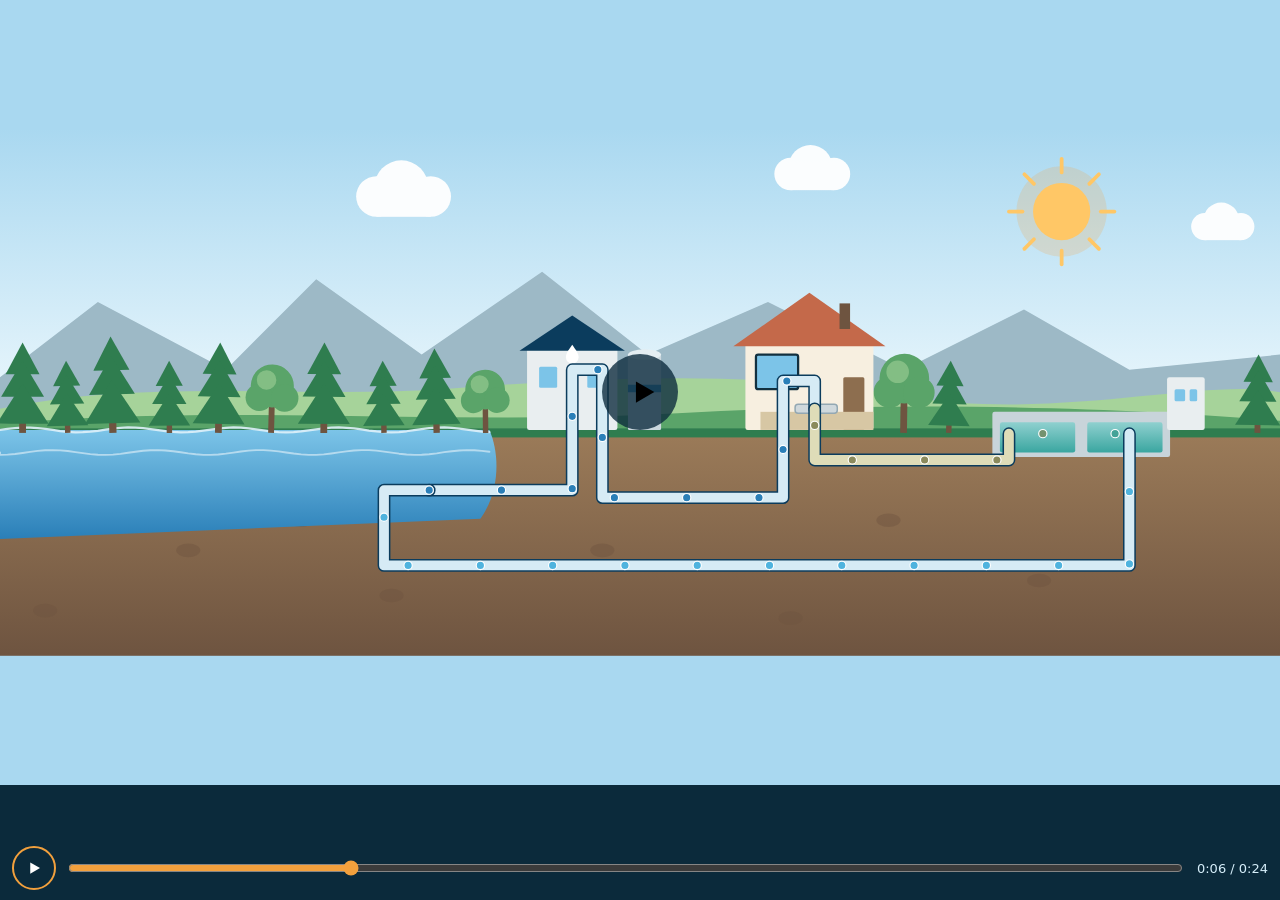
<file: nvoa-koncept/media/generated/films/hero-vattnets-kretslopp.html>
<!doctype html>
<html lang="sv"><head><meta charset="utf-8"><meta name="viewport" content="width=device-width,initial-scale=1">
<title>Vattnets kretslopp (illustration)</title>
<style>
*{box-sizing:border-box}
html,body{margin:0;height:100%;background:#0b2a3b;color:#fff;font-family:system-ui,'Segoe UI',Roboto,sans-serif}
.film{display:flex;flex-direction:column;height:100%}
.stage{position:relative;flex:1 1 auto;min-height:0;background:#a9d8f0}
.stage>svg#scene{position:absolute;inset:0;width:100%;height:100%;display:block}
.big{position:absolute;left:50%;top:50%;transform:translate(-50%,-50%);width:76px;height:76px;border-radius:50%;border:0;
  background:rgba(11,42,59,.78);cursor:pointer;display:flex;align-items:center;justify-content:center;padding:0}
.big svg{width:34px;height:34px;margin-left:5px}
.big[hidden]{display:none}
.cap{margin:0;padding:10px 14px;min-height:3.7em;font-size:15px;line-height:1.4;background:#0b2a3b;color:#fff;display:flex;align-items:center}
.bar{display:flex;align-items:center;gap:12px;padding:6px 12px 10px;background:#0b2a3b}
.bar button{flex:none;width:44px;height:44px;border-radius:50%;border:2px solid #f2a03d;background:transparent;color:#fff;cursor:pointer;
  display:flex;align-items:center;justify-content:center;padding:0}
.bar button svg{width:18px;height:18px}
.bar input{flex:1;min-width:0;height:44px;margin:0;accent-color:#f2a03d;cursor:pointer}
.tm{flex:none;font-size:13px;font-variant-numeric:tabular-nums;color:#d6eefa;min-width:5.6em;text-align:right}
:focus-visible{outline:3px solid #f2a03d;outline-offset:3px}
body.bare .cap,body.bare .bar,body.bare .big{display:none}
.vh{position:absolute;width:1px;height:1px;overflow:hidden;clip:rect(0 0 0 0);white-space:nowrap}
@media (max-width:480px){.tm{display:none}.cap{font-size:14px}}
</style></head>
<body>
<main class="film" aria-label="Vattnets kretslopp (illustration)">
<h1 class="vh">Vattnets kretslopp (illustration)</h1>
<div class="stage">
<svg id="scene" viewBox="0 0 1700 700" preserveAspectRatio="xMidYMid meet" role="img" aria-label="Vattnets kretslopp: från sjö via vattenverk och rör till kranen i ett hem, vidare i avloppet till reningsverket och tillbaka till sjön."><title>Vattnets kretslopp: från sjö via vattenverk och rör till kranen i ett hem, vidare i avloppet till reningsverket och tillbaka till sjön.</title><defs><linearGradient id="hsky" x1="0" y1="0" x2="0" y2="1"><stop offset="0" stop-color="#a9d8f0"/><stop offset="1" stop-color="#f3fbfe"/></linearGradient><linearGradient id="hlake" x1="0" y1="0" x2="0" y2="1"><stop offset="0" stop-color="#7cc4e8"/><stop offset="1" stop-color="#2a7fb8"/></linearGradient><linearGradient id="hsoil" x1="0" y1="0" x2="0" y2="1"><stop offset="0" stop-color="#9a7a58"/><stop offset="1" stop-color="#6e5440"/></linearGradient><linearGradient id="hbas" x1="0" y1="0" x2="0" y2="1"><stop offset="0" stop-color="#8fd0cf"/><stop offset="1" stop-color="#3aa6a0"/></linearGradient></defs><rect x="0" y="0" width="1700" height="420" rx="0" fill="url(#hsky)" /><g id="sun"><circle cx="1410" cy="110" r="60" fill="#f2a03d" opacity=".2"/><circle cx="1410" cy="110" r="38" fill="#ffc766" /><line x1="1410" y1="58" x2="1410" y2="40" stroke="#ffc766" stroke-width="5" stroke-linecap="round" transform="rotate(0 1410 110)"/><line x1="1410" y1="58" x2="1410" y2="40" stroke="#ffc766" stroke-width="5" stroke-linecap="round" transform="rotate(45 1410 110)"/><line x1="1410" y1="58" x2="1410" y2="40" stroke="#ffc766" stroke-width="5" stroke-linecap="round" transform="rotate(90 1410 110)"/><line x1="1410" y1="58" x2="1410" y2="40" stroke="#ffc766" stroke-width="5" stroke-linecap="round" transform="rotate(135 1410 110)"/><line x1="1410" y1="58" x2="1410" y2="40" stroke="#ffc766" stroke-width="5" stroke-linecap="round" transform="rotate(180 1410 110)"/><line x1="1410" y1="58" x2="1410" y2="40" stroke="#ffc766" stroke-width="5" stroke-linecap="round" transform="rotate(225 1410 110)"/><line x1="1410" y1="58" x2="1410" y2="40" stroke="#ffc766" stroke-width="5" stroke-linecap="round" transform="rotate(270 1410 110)"/><line x1="1410" y1="58" x2="1410" y2="40" stroke="#ffc766" stroke-width="5" stroke-linecap="round" transform="rotate(315 1410 110)"/></g><g transform="translate(150 90)" id="cl0"><g transform="translate(0 0) scale(1.5)" opacity="0.95"><circle cx="0" cy="0" r="18" fill="#ffffff" /><circle cx="22" cy="-8" r="24" fill="#ffffff" /><circle cx="48" cy="0" r="18" fill="#ffffff" /><rect x="0" y="0" width="48" height="18" rx="0" fill="#ffffff" /></g></g><g transform="translate(700 60)" id="cl1"><g transform="translate(0 0) scale(1.2)" opacity="0.95"><circle cx="0" cy="0" r="18" fill="#ffffff" /><circle cx="22" cy="-8" r="24" fill="#ffffff" /><circle cx="48" cy="0" r="18" fill="#ffffff" /><rect x="0" y="0" width="48" height="18" rx="0" fill="#ffffff" /></g></g><g transform="translate(1150 130)" id="cl2"><g transform="translate(0 0) scale(1.0)" opacity="0.95"><circle cx="0" cy="0" r="18" fill="#ffffff" /><circle cx="22" cy="-8" r="24" fill="#ffffff" /><circle cx="48" cy="0" r="18" fill="#ffffff" /><rect x="0" y="0" width="48" height="18" rx="0" fill="#ffffff" /></g></g><polygon points="0,330 130,230 300,320 420,200 560,300 720,190 860,300 1020,230 1200,320 1360,240 1500,320 1700,300 1700,410 0,410" fill="#9db9c6" /><path d="M0 372 C200 330 400 360 600 345 S 1000 320 1200 355 S 1600 330 1700 350 V420 H0Z" fill="#a6d39a" /><path d="M0 392 C300 365 600 395 900 378 S 1500 370 1700 388 V430 H0Z" fill="#5aa469" /><rect x="0" y="398" width="1700" height="14" rx="0" fill="#2f7d4f" /><rect x="0" y="410" width="1700" height="290" rx="0" fill="url(#hsoil)" /><ellipse cx="60" cy="640" rx="16" ry="9" fill="#6e5440" opacity=".45"/><ellipse cx="250" cy="560" rx="16" ry="9" fill="#6e5440" opacity=".45"/><ellipse cx="520" cy="620" rx="16" ry="9" fill="#6e5440" opacity=".45"/><ellipse cx="800" cy="560" rx="16" ry="9" fill="#6e5440" opacity=".45"/><ellipse cx="1050" cy="650" rx="16" ry="9" fill="#6e5440" opacity=".45"/><ellipse cx="1380" cy="600" rx="16" ry="9" fill="#6e5440" opacity=".45"/><ellipse cx="1180" cy="520" rx="16" ry="9" fill="#6e5440" opacity=".45"/><ellipse cx="400" cy="520" rx="16" ry="9" fill="#6e5440" opacity=".45"/><path d="M0 400 H650 C664 432 664 482 638 518 L0 545Z" fill="url(#hlake)" /><path d="M0 400 H650" fill="none" stroke="#dff1fa" stroke-width="3" stroke-linecap="round" stroke-linejoin="round" id="w0" opacity=".9"/><path d="M0 430 H650" fill="none" stroke="#ffffff" stroke-width="2.5" stroke-linecap="round" stroke-linejoin="round" id="w1" opacity=".5"/><g transform="translate(30 402)" id="tr0"><g transform="translate(0 0) scale(1.5)" ><rect x="-3" y="-12" width="6" height="12" rx="0" fill="#6e5440" /><path d="M0 -80 L15 -52 L-15 -52Z" fill="#2f7d4f" /><path d="M0 -64 L19 -32 L-19 -32Z" fill="#2f7d4f" /><path d="M0 -44 L23 -8 L-23 -8Z" fill="#2f7d4f" /></g></g><g transform="translate(90 402)" id="tr1"><g transform="translate(0 0) scale(1.2)" ><rect x="-3" y="-12" width="6" height="12" rx="0" fill="#6e5440" /><path d="M0 -80 L15 -52 L-15 -52Z" fill="#2f7d4f" /><path d="M0 -64 L19 -32 L-19 -32Z" fill="#2f7d4f" /><path d="M0 -44 L23 -8 L-23 -8Z" fill="#2f7d4f" /></g></g><g transform="translate(150 402)" id="tr2"><g transform="translate(0 0) scale(1.6)" ><rect x="-3" y="-12" width="6" height="12" rx="0" fill="#6e5440" /><path d="M0 -80 L15 -52 L-15 -52Z" fill="#2f7d4f" /><path d="M0 -64 L19 -32 L-19 -32Z" fill="#2f7d4f" /><path d="M0 -44 L23 -8 L-23 -8Z" fill="#2f7d4f" /></g></g><g transform="translate(225 402)" id="tr3"><g transform="translate(0 0) scale(1.2)" ><rect x="-3" y="-12" width="6" height="12" rx="0" fill="#6e5440" /><path d="M0 -80 L15 -52 L-15 -52Z" fill="#2f7d4f" /><path d="M0 -64 L19 -32 L-19 -32Z" fill="#2f7d4f" /><path d="M0 -44 L23 -8 L-23 -8Z" fill="#2f7d4f" /></g></g><g transform="translate(290 402)" id="tr4"><g transform="translate(0 0) scale(1.5)" ><rect x="-3" y="-12" width="6" height="12" rx="0" fill="#6e5440" /><path d="M0 -80 L15 -52 L-15 -52Z" fill="#2f7d4f" /><path d="M0 -64 L19 -32 L-19 -32Z" fill="#2f7d4f" /><path d="M0 -44 L23 -8 L-23 -8Z" fill="#2f7d4f" /></g></g><g transform="translate(360 402)" id="tr5"><g transform="translate(0 0) scale(1.3)" ><rect x="-3" y="-28" width="6" height="28" rx="0" fill="#6e5440" /><circle cx="0" cy="-48" r="22" fill="#5aa469" /><circle cx="-13" cy="-36" r="14" fill="#5aa469" /><circle cx="13" cy="-36" r="14" fill="#5aa469" /><circle cx="-6" cy="-54" r="10" fill="#a6d39a" opacity=".55"/></g></g><g transform="translate(430 402)" id="tr6"><g transform="translate(0 0) scale(1.5)" ><rect x="-3" y="-12" width="6" height="12" rx="0" fill="#6e5440" /><path d="M0 -80 L15 -52 L-15 -52Z" fill="#2f7d4f" /><path d="M0 -64 L19 -32 L-19 -32Z" fill="#2f7d4f" /><path d="M0 -44 L23 -8 L-23 -8Z" fill="#2f7d4f" /></g></g><g transform="translate(510 402)" id="tr7"><g transform="translate(0 0) scale(1.2)" ><rect x="-3" y="-12" width="6" height="12" rx="0" fill="#6e5440" /><path d="M0 -80 L15 -52 L-15 -52Z" fill="#2f7d4f" /><path d="M0 -64 L19 -32 L-19 -32Z" fill="#2f7d4f" /><path d="M0 -44 L23 -8 L-23 -8Z" fill="#2f7d4f" /></g></g><g transform="translate(580 402)" id="tr8"><g transform="translate(0 0) scale(1.4)" ><rect x="-3" y="-12" width="6" height="12" rx="0" fill="#6e5440" /><path d="M0 -80 L15 -52 L-15 -52Z" fill="#2f7d4f" /><path d="M0 -64 L19 -32 L-19 -32Z" fill="#2f7d4f" /><path d="M0 -44 L23 -8 L-23 -8Z" fill="#2f7d4f" /></g></g><g transform="translate(645 402)" id="tr9"><g transform="translate(0 0) scale(1.2)" ><rect x="-3" y="-28" width="6" height="28" rx="0" fill="#6e5440" /><circle cx="0" cy="-48" r="22" fill="#5aa469" /><circle cx="-13" cy="-36" r="14" fill="#5aa469" /><circle cx="13" cy="-36" r="14" fill="#5aa469" /><circle cx="-6" cy="-54" r="10" fill="#a6d39a" opacity=".55"/></g></g><g transform="translate(1200 404)" id="tr10"><g transform="translate(0 0) scale(1.5)" ><rect x="-3" y="-28" width="6" height="28" rx="0" fill="#6e5440" /><circle cx="0" cy="-48" r="22" fill="#5aa469" /><circle cx="-13" cy="-36" r="14" fill="#5aa469" /><circle cx="13" cy="-36" r="14" fill="#5aa469" /><circle cx="-6" cy="-54" r="10" fill="#a6d39a" opacity=".55"/></g></g><g transform="translate(1260 404)" id="tr11"><g transform="translate(0 0) scale(1.2)" ><rect x="-3" y="-12" width="6" height="12" rx="0" fill="#6e5440" /><path d="M0 -80 L15 -52 L-15 -52Z" fill="#2f7d4f" /><path d="M0 -64 L19 -32 L-19 -32Z" fill="#2f7d4f" /><path d="M0 -44 L23 -8 L-23 -8Z" fill="#2f7d4f" /></g></g><g transform="translate(1670 404)" id="tr12"><g transform="translate(0 0) scale(1.3)" ><rect x="-3" y="-12" width="6" height="12" rx="0" fill="#6e5440" /><path d="M0 -80 L15 -52 L-15 -52Z" fill="#2f7d4f" /><path d="M0 -64 L19 -32 L-19 -32Z" fill="#2f7d4f" /><path d="M0 -44 L23 -8 L-23 -8Z" fill="#2f7d4f" /></g></g><g transform="translate(400 0)" ><rect x="300" y="292" width="120" height="108" rx="3" fill="#e9eef0" /><polygon points="290,295 360,248 430,295" fill="#0b3c5d" /><rect x="316" y="316" width="24" height="28" rx="2" fill="#7cc4e8" /><rect x="380" y="316" width="24" height="28" rx="2" fill="#7cc4e8" /><g transform="translate(360 300) scale(0.6)" ><path d="M0 -22 C10 -8 14 -2 14 6 A14 14 0 0 1 -14 6 C-14 -2 -10 -8 0 -22Z" fill="#ffffff" /></g><rect x="434" y="300" width="44" height="100" rx="2" fill="#cbd8de" /><ellipse cx="456" cy="300" rx="22" ry="7" fill="#e5eef2" /><rect x="434" y="340" width="44" height="10" rx="0" fill="#2a7fb8" opacity=".85"/><rect x="590" y="285" width="170" height="115" rx="3" fill="#f7efe0" /><polygon points="574,289 675,218 776,289" fill="#c4694a" /><rect x="715" y="232" width="14" height="34" rx="0" fill="#6e5440" /><rect x="604" y="300" width="56" height="46" rx="3" fill="#7cc4e8" stroke="#12303f" stroke-width="3"/><rect x="720" y="330" width="28" height="70" rx="2" fill="#8d6e4f" /><rect x="610" y="376" width="150" height="24" rx="0" fill="#d7c7a4" /><rect x="656" y="366" width="56" height="12" rx="4" fill="#cfd8dc" stroke="#93a8b3" stroke-width="2"/><rect x="918" y="376" width="236" height="60" rx="3" fill="#c8d4da" /><rect x="928" y="390" width="100" height="40" rx="3" fill="url(#hbas)" /><rect x="1044" y="390" width="100" height="40" rx="3" fill="url(#hbas)" /><rect x="1150" y="330" width="50" height="70" rx="3" fill="#e9eef0" /><rect x="1160" y="346" width="14" height="16" rx="2" fill="#7cc4e8" /><rect x="1180" y="346" width="10" height="16" rx="2" fill="#7cc4e8" /><polyline points="170,480 360,480 360,320 400,320 400,490 640,490 640,335 682,335 682,372" fill="none" stroke="#0b3c5d" stroke-width="17" stroke-linecap="round" stroke-linejoin="round" /><polyline points="170,480 360,480 360,320 400,320 400,490 640,490 640,335 682,335 682,372" fill="none" stroke="#d6ebf5" stroke-width="13" stroke-linecap="round" stroke-linejoin="round" /><polyline points="682,372 682,440 940,440 940,405" fill="none" stroke="#0b3c5d" stroke-width="17" stroke-linecap="round" stroke-linejoin="round" /><polyline points="682,372 682,440 940,440 940,405" fill="none" stroke="#dedcb8" stroke-width="13" stroke-linecap="round" stroke-linejoin="round" /><polyline points="1100,405 1100,580 110,580 110,480 170,480" fill="none" stroke="#0b3c5d" stroke-width="17" stroke-linecap="round" stroke-linejoin="round" /><polyline points="1100,405 1100,580 110,580 110,480 170,480" fill="none" stroke="#d6ebf5" stroke-width="13" stroke-linecap="round" stroke-linejoin="round" /><g id="dots"></g></g></svg>
<button id="big" class="big" type="button" tabindex="-1" aria-hidden="true"></button>
</div>
<p id="cap" class="cap" lang="sv"></p>
<div class="bar">
<button id="pp" type="button" aria-label="Spela filmen"></button>
<input id="seek" type="range" min="0" max="1000" value="0" step="1" aria-label="Förlopp i filmen: dra för att hoppa i tiden">
<span id="tm" class="tm" aria-hidden="true"></span>
</div>
</main>
<script>
var H={TAU:Math.PI*2,NS:'http://www.w3.org/2000/svg',
 clamp:function(x,a,b){return Math.max(a,Math.min(b,x))},
 seg:function(t,a,b){return H.clamp((t-a)/(b-a),0,1)},
 ease:function(x){return x*x*(3-2*x)},
 mix:function(a,b,k){return a+(b-a)*k},
 ph:function(t,k,o){var v=(t*k/FILM.D+(o||0))%1;return v<0?v+1:v},
 pulse:function(t,a,b,f){return H.clamp(Math.min((t-a)/f,(b-t)/f),0,1)},
 el:function(n,a,p){var e=document.createElementNS(H.NS,n);for(var k in a)e.setAttribute(k,a[k]);if(p)p.appendChild(e);return e},
 rgb:function(c){c=c.replace('#','');return [parseInt(c.substr(0,2),16),parseInt(c.substr(2,2),16),parseInt(c.substr(4,2),16)]},
 col:function(c1,c2,k){var a=H.rgb(c1),b=H.rgb(c2);return 'rgb('+Math.round(H.mix(a[0],b[0],k))+','+Math.round(H.mix(a[1],b[1],k))+','+Math.round(H.mix(a[2],b[2],k))+')'},
 $:function(i){return document.getElementById(i)},
 tf:function(id,v){var e=document.getElementById(id);if(e)e.setAttribute('transform',v)},
 op:function(id,v){var e=document.getElementById(id);if(e)e.setAttribute('opacity',v)},
 along:function(pts){var cum=[0];for(var i=1;i<pts.length;i++){cum.push(cum[i-1]+Math.hypot(pts[i][0]-pts[i-1][0],pts[i][1]-pts[i-1][1]))}
  return {cum:cum,L:cum[cum.length-1],at:function(d){d=Math.max(0,Math.min(this.L,d));var i=1;while(i<cum.length-1&&cum[i]<d)i++;
   var s=(d-cum[i-1])/((cum[i]-cum[i-1])||1);return [pts[i-1][0]+(pts[i][0]-pts[i-1][0])*s,pts[i-1][1]+(pts[i][1]-pts[i-1][1])*s]}}}
};
</script>
<script>
FILM={id:'hero',D:24,still:6,caps:[],
init:function(){
 var PTS=[[170, 480], [360, 480], [360, 320], [400, 320], [400, 490], [640, 490], [640, 335], [682, 335], [682, 372], [682, 440], [940, 440], [940, 405], [1100, 405], [1100, 580], [110, 580], [110, 480], [170, 480]];this.R=H.along(PTS);var R=this.R;
 this.L1=R.cum[8];this.L2=R.cum[11];this.L3=R.cum[12];
 this.N=30;this.dots=[];var g=H.$('dots');
 for(var i=0;i<this.N;i++){this.dots.push(H.el('circle',{r:5.5,stroke:'#fff','stroke-width':1.5},g))}
},
draw:function(t){
 var self=this,R=this.R,K=H.TAU;
 for(var i=0;i<this.N;i++){
  var d=H.ph(t,2,i/this.N)*R.L,p=R.at(d),c;
  if(d<this.L1)c='#2a7fb8';else if(d<this.L2)c='#8b8a5c';
  else if(d<this.L3)c=H.col('#8b8a5c','#3aa6a0',(d-this.L2)/(this.L3-this.L2));else c='#4fb3de';
  this.dots[i].setAttribute('cx',p[0].toFixed(1));this.dots[i].setAttribute('cy',p[1].toFixed(1));this.dots[i].setAttribute('fill',c);
 }
 var span=2000,x0=[150,700,1250];
 for(var i=0;i<3;i++){var x=((x0[i]+span*t/FILM.D)%span)-150;H.tf('cl'+i,'translate('+x.toFixed(1)+' '+[90,60,130][i]+')')}
 H.tf('sun','rotate('+(360*t/FILM.D).toFixed(1)+' 1410 110)');
 for(var w=0;w<2;w++){var s='M0 '+(400+w*30);for(var x=0;x<=650;x+=10){s+=' L'+x+' '+(400+w*30+Math.sin(x/22+K*t*(2+w)/FILM.D*(w?-1:1))*3.2).toFixed(1)}H.$('w'+w).setAttribute('d',s)}
 for(var i=0;i<13;i++){H.tf('tr'+i,'translate('+[30,90,150,225,290,360,430,510,580,645,1200,1260,1670][i]+' 404) rotate('+(Math.sin(K*2*t/FILM.D+i)*1.6).toFixed(2)+')')}
}};
</script>
<script>
(function(){
var F=window.FILM,D=F.D,$=H.$;
var rm=window.matchMedia&&matchMedia('(prefers-reduced-motion: reduce)').matches;
var bare=/[?&]bare/.test(location.search);
if(bare){document.body.classList.add('bare');$('scene').setAttribute('preserveAspectRatio','xMidYMid slice');}
var t=F.still,playing=false,last=0,raf=0;
var mt=/[?&]t=([\d.]+)/.exec(location.search);if(mt)t=parseFloat(mt[1])%D;
var PLAY='<svg viewBox="0 0 24 24" aria-hidden="true"><path d="M7 4.5v15l13-7.5z" fill="currentColor"/></svg>';
var PAUSE='<svg viewBox="0 0 24 24" aria-hidden="true"><path d="M6 4h4v16H6zM14 4h4v16h-4z" fill="currentColor"/></svg>';
var pp=$('pp'),seek=$('seek'),big=$('big'),cap=$('cap'),tm=$('tm');
function fmt(s){s=Math.floor(s);return Math.floor(s/60)+':'+('0'+(s%60)).slice(-2)}
function render(){
 F.draw(t);
 var txt='';for(var i=0;i<F.caps.length;i++){if(t>=F.caps[i][0]&&t<F.caps[i][1]){txt=F.caps[i][2];break}}
 if(cap.textContent!==txt)cap.textContent=txt;
 seek.value=Math.round(t/D*1000);seek.setAttribute('aria-valuetext',fmt(t)+' av '+fmt(D));
 tm.textContent=fmt(t)+' / '+fmt(D);
}
function ui(){
 pp.innerHTML=playing?PAUSE:PLAY;pp.setAttribute('aria-label',playing?'Pausa filmen':'Spela filmen');
 big.hidden=playing;big.innerHTML=PLAY;
 try{parent.postMessage({type:'nvoa-scene',id:F.id,playing:playing},'*')}catch(e){}
}
function tick(ts){if(!playing)return;var dt=Math.min(.1,(ts-last)/1000);last=ts;t=(t+dt)%D;render();raf=requestAnimationFrame(tick)}
function play(){if(playing)return;playing=true;last=performance.now();raf=requestAnimationFrame(tick);ui()}
function pause(){if(!playing)return;playing=false;cancelAnimationFrame(raf);ui()}
pp.addEventListener('click',function(){playing?pause():play()});
big.addEventListener('click',play);
seek.addEventListener('input',function(){t=(seek.value/1000)*D;if(t>=D)t=D-.001;render()});
window.addEventListener('message',function(e){var m=e.data;if(!m||!m.cmd)return;
 if(m.cmd==='play')play();else if(m.cmd==='pause')pause();else if(m.cmd==='toggle')playing?pause():play();else if(m.cmd==='query')ui()});
document.addEventListener('keydown',function(e){if(e.key===' '&&e.target===document.body){e.preventDefault();playing?pause():play()}});
if(F.init)F.init();
render();ui();
if(bare&&!rm)play();
})();
</script>
</body></html>
</file>
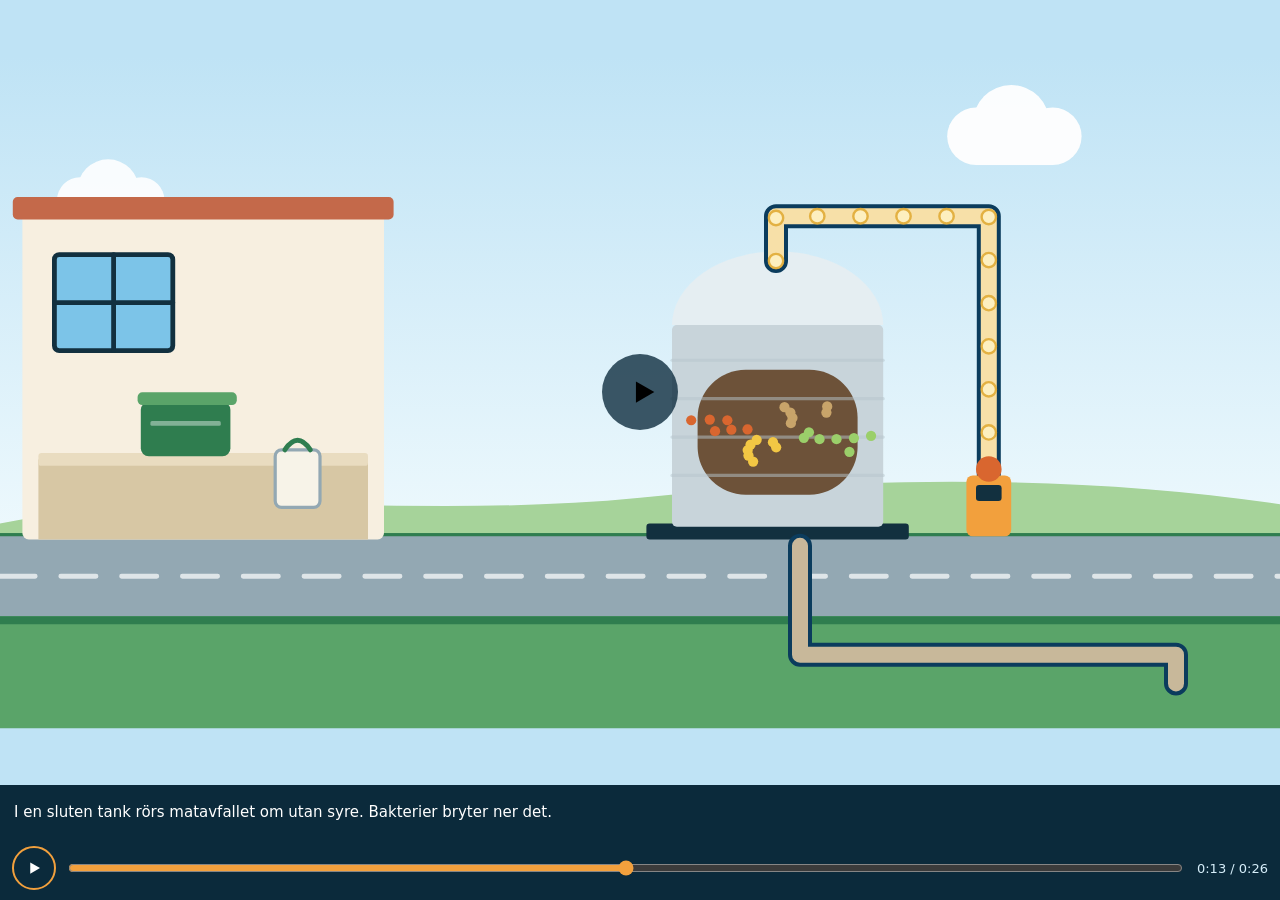
<file: nvoa-koncept/media/generated/films/sa-blir-matavfall-biogas.html>
<!doctype html>
<html lang="sv"><head><meta charset="utf-8"><meta name="viewport" content="width=device-width,initial-scale=1">
<title>Så blir matavfall biogas (illustrerad film)</title>
<style>
*{box-sizing:border-box}
html,body{margin:0;height:100%;background:#0b2a3b;color:#fff;font-family:system-ui,'Segoe UI',Roboto,sans-serif}
.film{display:flex;flex-direction:column;height:100%}
.stage{position:relative;flex:1 1 auto;min-height:0;background:#bfe3f5}
.stage>svg#scene{position:absolute;inset:0;width:100%;height:100%;display:block}
.big{position:absolute;left:50%;top:50%;transform:translate(-50%,-50%);width:76px;height:76px;border-radius:50%;border:0;
  background:rgba(11,42,59,.78);cursor:pointer;display:flex;align-items:center;justify-content:center;padding:0}
.big svg{width:34px;height:34px;margin-left:5px}
.big[hidden]{display:none}
.cap{margin:0;padding:10px 14px;min-height:3.7em;font-size:15px;line-height:1.4;background:#0b2a3b;color:#fff;display:flex;align-items:center}
.bar{display:flex;align-items:center;gap:12px;padding:6px 12px 10px;background:#0b2a3b}
.bar button{flex:none;width:44px;height:44px;border-radius:50%;border:2px solid #f2a03d;background:transparent;color:#fff;cursor:pointer;
  display:flex;align-items:center;justify-content:center;padding:0}
.bar button svg{width:18px;height:18px}
.bar input{flex:1;min-width:0;height:44px;margin:0;accent-color:#f2a03d;cursor:pointer}
.tm{flex:none;font-size:13px;font-variant-numeric:tabular-nums;color:#d6eefa;min-width:5.6em;text-align:right}
:focus-visible{outline:3px solid #f2a03d;outline-offset:3px}
body.bare .cap,body.bare .bar,body.bare .big{display:none}
.vh{position:absolute;width:1px;height:1px;overflow:hidden;clip:rect(0 0 0 0);white-space:nowrap}
@media (max-width:480px){.tm{display:none}.cap{font-size:14px}}
</style></head>
<body>
<main class="film" aria-label="Så blir matavfall biogas (illustrerad film)">
<h1 class="vh">Så blir matavfall biogas (illustrerad film)</h1>
<div class="stage">
<svg id="scene" viewBox="0 0 800 420" preserveAspectRatio="xMidYMid meet" role="img" aria-label="Så blir matavfall biogas: matavfall från ett kök hämtas av en sopbil, rörs om i en tank utan syre, blir biogas till en buss och biogödsel till åkern."><title>Så blir matavfall biogas: matavfall från ett kök hämtas av en sopbil, rörs om i en tank utan syre, blir biogas till en buss och biogödsel till åkern.</title><defs><linearGradient id="f2s" x1="0" y1="0" x2="0" y2="1"><stop offset="0" stop-color="#bfe3f5"/><stop offset="1" stop-color="#eef9fd"/></linearGradient><linearGradient id="f2d" x1="0" y1="0" x2="0" y2="1"><stop offset="0" stop-color="#7a5a3c"/><stop offset="1" stop-color="#5b4332"/></linearGradient></defs><rect x="0" y="0" width="800" height="305" rx="0" fill="url(#f2s)" /><g transform="translate(260 50)" id="cl0"><g transform="translate(0 0) scale(1)" opacity="0.95"><circle cx="0" cy="0" r="18" fill="#ffffff" /><circle cx="22" cy="-8" r="24" fill="#ffffff" /><circle cx="48" cy="0" r="18" fill="#ffffff" /><rect x="0" y="0" width="48" height="18" rx="0" fill="#ffffff" /></g></g><g transform="translate(600 90)" id="cl1"><g transform="translate(0 0) scale(0.8)" opacity="0.9"><circle cx="0" cy="0" r="18" fill="#ffffff" /><circle cx="22" cy="-8" r="24" fill="#ffffff" /><circle cx="48" cy="0" r="18" fill="#ffffff" /><rect x="0" y="0" width="48" height="18" rx="0" fill="#ffffff" /></g></g><path d="M0 292 C120 268 260 290 400 276 S 680 262 800 280 V310 H0Z" fill="#a6d39a" /><rect x="0" y="298" width="800" height="8" rx="0" fill="#2f7d4f" /><rect x="0" y="300" width="800" height="50" rx="0" fill="#93a8b3" /><line x1="0" y1="325" x2="800" y2="325" stroke="#ffffff" stroke-width="3" stroke-linecap="round" stroke-dasharray="22 16" opacity=".7"/><rect x="0" y="350" width="800" height="70" rx="0" fill="#5aa469" /><rect x="0" y="350" width="800" height="5" rx="0" fill="#2f7d4f" /><rect x="14" y="96" width="226" height="206" rx="4" fill="#f7efe0" /><rect x="8" y="88" width="238" height="14" rx="3" fill="#c4694a" /><rect x="34" y="124" width="74" height="60" rx="3" fill="#7cc4e8" stroke="#12303f" stroke-width="3"/><line x1="71" y1="124" x2="71" y2="184" stroke="#12303f" stroke-width="3" stroke-linecap="round" /><line x1="34" y1="154" x2="108" y2="154" stroke="#12303f" stroke-width="3" stroke-linecap="round" /><rect x="24" y="252" width="206" height="50" rx="0" fill="#d7c7a4" /><rect x="24" y="248" width="206" height="8" rx="2" fill="#e9dcc0" /><rect x="88" y="216" width="56" height="34" rx="5" fill="#2f7d4f" /><rect x="94" y="228" width="44" height="3" rx="1" fill="#ffffff" opacity=".4"/><g transform="translate(86 216)" id="lid"><rect x="0" y="-6" width="62" height="8" rx="3" fill="#5aa469" /></g><g id="scraps"></g><g transform="translate(186 250)" id="bag"><rect x="-14" y="-4" width="28" height="36" rx="4" fill="#f7f3e8" stroke="#93a8b3" stroke-width="2"/><path d="M-8 -4 q8 -12 16 0" fill="none" stroke="#2f7d4f" stroke-width="3" stroke-linecap="round" stroke-linejoin="round" /></g><rect x="404" y="292" width="164" height="10" rx="2" fill="#12303f" /><rect x="420" y="168" width="132" height="126" rx="3" fill="#c8d4da" /><path d="M420 168 A66 46 0 0 1 552 168Z" fill="#e5eef2" /><rect x="436" y="196" width="100" height="78" rx="30" fill="#6d5239" /><line x1="420" y1="190" x2="552" y2="190" stroke="#b7c6cd" stroke-width="2" stroke-linecap="round" opacity=".5"/><line x1="420" y1="214" x2="552" y2="214" stroke="#b7c6cd" stroke-width="2" stroke-linecap="round" opacity=".5"/><line x1="420" y1="238" x2="552" y2="238" stroke="#b7c6cd" stroke-width="2" stroke-linecap="round" opacity=".5"/><line x1="420" y1="262" x2="552" y2="262" stroke="#b7c6cd" stroke-width="2" stroke-linecap="round" opacity=".5"/><g id="mix"></g><polyline points="485,128 485,100 618,100 618,262" fill="none" stroke="#0b3c5d" stroke-width="15" stroke-linecap="round" stroke-linejoin="round" /><polyline points="485,128 485,100 618,100 618,262" fill="none" stroke="#f7e0a8" stroke-width="10" stroke-linecap="round" stroke-linejoin="round" /><polyline points="500,306 500,374 735,374 735,392" fill="none" stroke="#0b3c5d" stroke-width="15" stroke-linecap="round" stroke-linejoin="round" /><polyline points="500,306 500,374 735,374 735,392" fill="none" stroke="#c8b89a" stroke-width="10" stroke-linecap="round" stroke-linejoin="round" /><rect x="604" y="262" width="28" height="38" rx="4" fill="#f2a03d" /><rect x="610" y="268" width="16" height="10" rx="2" fill="#12303f" /><circle cx="618" cy="258" r="8" fill="#d9662f" /><g id="gasdots"></g><g id="digdots"></g><g transform="translate(650 408) scale(0.01)" id="sp0"><path d="M0 0 V-30" fill="none" stroke="#2f7d4f" stroke-width="4" stroke-linecap="round" stroke-linejoin="round" /><path d="M0 -14 q-14 -4 -16 -18 q14 2 16 18Z M0 -22 q14 -4 16 -18 q-14 2 -16 18Z" fill="#5aa469" /><path d="M0 -30 q-6 -10 0 -20 q6 10 0 20Z" fill="#a6d39a" /></g><g transform="translate(690 408) scale(0.01)" id="sp1"><path d="M0 0 V-30" fill="none" stroke="#2f7d4f" stroke-width="4" stroke-linecap="round" stroke-linejoin="round" /><path d="M0 -14 q-14 -4 -16 -18 q14 2 16 18Z M0 -22 q14 -4 16 -18 q-14 2 -16 18Z" fill="#5aa469" /><path d="M0 -30 q-6 -10 0 -20 q6 10 0 20Z" fill="#a6d39a" /></g><g transform="translate(730 408) scale(0.01)" id="sp2"><path d="M0 0 V-30" fill="none" stroke="#2f7d4f" stroke-width="4" stroke-linecap="round" stroke-linejoin="round" /><path d="M0 -14 q-14 -4 -16 -18 q14 2 16 18Z M0 -22 q14 -4 16 -18 q-14 2 -16 18Z" fill="#5aa469" /><path d="M0 -30 q-6 -10 0 -20 q6 10 0 20Z" fill="#a6d39a" /></g><g transform="translate(770 408) scale(0.01)" id="sp3"><path d="M0 0 V-30" fill="none" stroke="#2f7d4f" stroke-width="4" stroke-linecap="round" stroke-linejoin="round" /><path d="M0 -14 q-14 -4 -16 -18 q14 2 16 18Z M0 -22 q14 -4 16 -18 q-14 2 -16 18Z" fill="#5aa469" /><path d="M0 -30 q-6 -10 0 -20 q6 10 0 20Z" fill="#a6d39a" /></g><g id="trk"></g><g transform="translate(-200 338)" id="truck"><g transform="translate(0 0) scale(1.15 1.15)" ><rect x="-80" y="-72" width="104" height="56" rx="8" fill="#2f7d4f" /><path d="M24 -72 H52 Q62 -72 66 -50 L68 -16 H24Z" fill="#2f7d4f" stroke="#1f5a38" stroke-width="2" stroke-linecap="round" stroke-linejoin="round" /><path d="M32 -66 H50 Q56 -66 60 -50 H32Z" fill="#7cc4e8" /><rect x="-80" y="-44" width="104" height="6" rx="0" fill="#5aa469" /><rect x="-86" y="-76" width="14" height="60" rx="4" fill="#93a8b3" /><circle cx="-52" cy="-14" r="13" fill="#12303f" /><circle cx="46" cy="-14" r="13" fill="#12303f" /><circle cx="-52" cy="-14" r="5" fill="#cbd8de" /><circle cx="46" cy="-14" r="5" fill="#cbd8de" /><path d="M-50 -56 a8 8 0 1 0 16 0" fill="none" stroke="#ffffff" stroke-width="3" stroke-linecap="round" stroke-linejoin="round" /><path d="M-34 -56 l-5 -5 m5 5 l5 -5" fill="none" stroke="#ffffff" stroke-width="3" stroke-linecap="round" stroke-linejoin="round" /></g></g><g transform="translate(700 340)" id="bus"><rect x="-62" y="-66" width="124" height="50" rx="8" fill="#2a7fb8" /><rect x="-56" y="-58" width="28" height="24" rx="3" fill="#dff1fa" /><rect x="-22" y="-58" width="28" height="24" rx="3" fill="#dff1fa" /><rect x="12" y="-58" width="28" height="24" rx="3" fill="#dff1fa" /><rect x="44" y="-58" width="14" height="36" rx="3" fill="#dff1fa" /><circle cx="-38" cy="-14" r="12" fill="#12303f" /><circle cx="38" cy="-14" r="12" fill="#12303f" /><circle cx="-38" cy="-14" r="5" fill="#cbd8de" /><circle cx="38" cy="-14" r="5" fill="#cbd8de" /><rect x="-62" y="-30" width="124" height="6" rx="0" fill="#2f7d4f" /><path d="M-20 -74 q10 -10 20 0" fill="none" stroke="#2f7d4f" stroke-width="4" stroke-linecap="round" stroke-linejoin="round" /></g><g id="smoke"></g></svg>
<button id="big" class="big" type="button" tabindex="-1" aria-hidden="true"></button>
</div>
<p id="cap" class="cap" lang="sv"></p>
<div class="bar">
<button id="pp" type="button" aria-label="Spela filmen"></button>
<input id="seek" type="range" min="0" max="1000" value="0" step="1" aria-label="Förlopp i filmen: dra för att hoppa i tiden">
<span id="tm" class="tm" aria-hidden="true"></span>
</div>
</main>
<script>
var H={TAU:Math.PI*2,NS:'http://www.w3.org/2000/svg',
 clamp:function(x,a,b){return Math.max(a,Math.min(b,x))},
 seg:function(t,a,b){return H.clamp((t-a)/(b-a),0,1)},
 ease:function(x){return x*x*(3-2*x)},
 mix:function(a,b,k){return a+(b-a)*k},
 ph:function(t,k,o){var v=(t*k/FILM.D+(o||0))%1;return v<0?v+1:v},
 pulse:function(t,a,b,f){return H.clamp(Math.min((t-a)/f,(b-t)/f),0,1)},
 el:function(n,a,p){var e=document.createElementNS(H.NS,n);for(var k in a)e.setAttribute(k,a[k]);if(p)p.appendChild(e);return e},
 rgb:function(c){c=c.replace('#','');return [parseInt(c.substr(0,2),16),parseInt(c.substr(2,2),16),parseInt(c.substr(4,2),16)]},
 col:function(c1,c2,k){var a=H.rgb(c1),b=H.rgb(c2);return 'rgb('+Math.round(H.mix(a[0],b[0],k))+','+Math.round(H.mix(a[1],b[1],k))+','+Math.round(H.mix(a[2],b[2],k))+')'},
 $:function(i){return document.getElementById(i)},
 tf:function(id,v){var e=document.getElementById(id);if(e)e.setAttribute('transform',v)},
 op:function(id,v){var e=document.getElementById(id);if(e)e.setAttribute('opacity',v)},
 along:function(pts){var cum=[0];for(var i=1;i<pts.length;i++){cum.push(cum[i-1]+Math.hypot(pts[i][0]-pts[i-1][0],pts[i][1]-pts[i-1][1]))}
  return {cum:cum,L:cum[cum.length-1],at:function(d){d=Math.max(0,Math.min(this.L,d));var i=1;while(i<cum.length-1&&cum[i]<d)i++;
   var s=(d-cum[i-1])/((cum[i]-cum[i-1])||1);return [pts[i-1][0]+(pts[i][0]-pts[i-1][0])*s,pts[i-1][1]+(pts[i][1]-pts[i-1][1])*s]}}}
};
</script>
<script>
FILM={id:'biogas',D:26,still:13,
caps:[[0,5,'Matavfallet läggs i en särskild påse i köket.'],
[5,11,'Sopbilen hämtar påsarna och kör dem till en behandlingsanläggning.'],
[11,17,'I en sluten tank rörs matavfallet om utan syre. Bakterier bryter ner det.'],
[17,22,'Då bildas biogas. Den kan bli bränsle till bussar och andra fordon.'],
[22,26,'Det som blir kvar kan användas som biogödsel på åkermark.']],
init:function(){
 this.GAS=H.along([[485, 128], [485, 100], [618, 100], [618, 262]]);this.DIG=H.along([[500, 306], [500, 374], [735, 374], [735, 392]]);
 var s=H.$('scraps');this.sc=[];for(var i=0;i<3;i++)this.sc.push(H.el('circle',{r:7,fill:['#f2c744','#d9662f','#9bcf6a'][i]},s));
 var m=H.$('mix');this.mx=[];for(var i=0;i<26;i++)this.mx.push(H.el('circle',{r:3.2,fill:['#9bcf6a','#f2c744','#d9662f','#c8a46a'][i%4]},m));
 var g=H.$('gasdots');this.gd=[];for(var i=0;i<12;i++)this.gd.push(H.el('circle',{r:4.5,fill:'#fff3c4',stroke:'#e0a82e','stroke-width':1.5},g));
 var q=H.$('digdots');this.dd=[];for(var i=0;i<10;i++)this.dd.push(H.el('circle',{r:4.5,fill:'#8d6e4f',stroke:'#fff','stroke-width':1},q));
},
draw:function(t){
 var D=FILM.D,K=H.TAU;
 H.tf('cl0','translate('+(((260+900*t/D)%900)-100).toFixed(1)+' 50)');H.tf('cl1','translate('+(((600+900*t/D)%900)-100).toFixed(1)+' 90)');
 // påsen och locket
 var lidOpen=H.pulse(t,.4,3.6,.5);H.tf('lid','translate(86 216) rotate('+(-lidOpen*70).toFixed(1)+' 0 0)');
 for(var i=0;i<3;i++){var a=.9+i*.8,f=H.seg(t,a,a+1.2),y=170+f*(i?66:68);var c=this.sc[i];
  c.setAttribute('cx',(104+i*14).toFixed(1));c.setAttribute('cy',y.toFixed(1));c.setAttribute('opacity',(f>0&&f<.98)?1:0)}
 H.tf('bag','translate(186 250) scale('+(1+.0*0)+')');H.op('bag',H.pulse(t,3,5.2,.5)>0?1:1);
 // sopbil: åker in 5-10, tippar 10-11.2
 var tf=H.ease(H.seg(t,4.6,9.8)),tx=-200+tf*(565);
 H.tf('truck','translate('+tx.toFixed(1)+' 338)');H.op('truck',H.pulse(t,4.4,11.4,.7));
 // omrörning i tanken
 for(var i=0;i<26;i++){var a=K*(t*2/D*3)+i*.6,r=14+(i%5)*7,x=486+Math.cos(a+i)*r*1.4,y=235+Math.sin(a+i)*r*.45,c=this.mx[i];
  c.setAttribute('cx',x.toFixed(1));c.setAttribute('cy',y.toFixed(1));c.setAttribute('opacity',H.mix(.35,1,H.pulse(t,10.5,22,1.5)).toFixed(2))}
 // gas
 var ge=H.pulse(t,12,22.5,1.2);
 for(var i=0;i<12;i++){var p=this.GAS.at(H.ph(t,3,i/12)*this.GAS.L),c=this.gd[i];c.setAttribute('cx',p[0].toFixed(1));c.setAttribute('cy',p[1].toFixed(1));c.setAttribute('opacity',ge.toFixed(2))}
 // buss
 var bf=H.ease(H.seg(t,18.4,22.8)),bx=690+bf*320;H.tf('bus','translate('+bx.toFixed(1)+' 340)');H.op('bus',H.pulse(t,14.2,23.2,.8));
 // biogödsel
 var de=H.pulse(t,19,25,.8);
 for(var i=0;i<10;i++){var p=this.DIG.at(H.ph(t,3,i/10)*this.DIG.L),c=this.dd[i];c.setAttribute('cx',p[0].toFixed(1));c.setAttribute('cy',p[1].toFixed(1));c.setAttribute('opacity',de.toFixed(2))}
 for(var i=0;i<4;i++){var s=H.ease(H.seg(t,21+i*.5,24.8))*1.0,o=1-H.seg(t,25.2,26);H.tf('sp'+i,'translate('+[650,690,730,770][i]+' 408) scale('+Math.max(.01,s).toFixed(3)+')');H.op('sp'+i,s>0.02?o:0)}
}};
</script>
<script>
(function(){
var F=window.FILM,D=F.D,$=H.$;
var rm=window.matchMedia&&matchMedia('(prefers-reduced-motion: reduce)').matches;
var bare=/[?&]bare/.test(location.search);
if(bare){document.body.classList.add('bare');$('scene').setAttribute('preserveAspectRatio','xMidYMid slice');}
var t=F.still,playing=false,last=0,raf=0;
var mt=/[?&]t=([\d.]+)/.exec(location.search);if(mt)t=parseFloat(mt[1])%D;
var PLAY='<svg viewBox="0 0 24 24" aria-hidden="true"><path d="M7 4.5v15l13-7.5z" fill="currentColor"/></svg>';
var PAUSE='<svg viewBox="0 0 24 24" aria-hidden="true"><path d="M6 4h4v16H6zM14 4h4v16h-4z" fill="currentColor"/></svg>';
var pp=$('pp'),seek=$('seek'),big=$('big'),cap=$('cap'),tm=$('tm');
function fmt(s){s=Math.floor(s);return Math.floor(s/60)+':'+('0'+(s%60)).slice(-2)}
function render(){
 F.draw(t);
 var txt='';for(var i=0;i<F.caps.length;i++){if(t>=F.caps[i][0]&&t<F.caps[i][1]){txt=F.caps[i][2];break}}
 if(cap.textContent!==txt)cap.textContent=txt;
 seek.value=Math.round(t/D*1000);seek.setAttribute('aria-valuetext',fmt(t)+' av '+fmt(D));
 tm.textContent=fmt(t)+' / '+fmt(D);
}
function ui(){
 pp.innerHTML=playing?PAUSE:PLAY;pp.setAttribute('aria-label',playing?'Pausa filmen':'Spela filmen');
 big.hidden=playing;big.innerHTML=PLAY;
 try{parent.postMessage({type:'nvoa-scene',id:F.id,playing:playing},'*')}catch(e){}
}
function tick(ts){if(!playing)return;var dt=Math.min(.1,(ts-last)/1000);last=ts;t=(t+dt)%D;render();raf=requestAnimationFrame(tick)}
function play(){if(playing)return;playing=true;last=performance.now();raf=requestAnimationFrame(tick);ui()}
function pause(){if(!playing)return;playing=false;cancelAnimationFrame(raf);ui()}
pp.addEventListener('click',function(){playing?pause():play()});
big.addEventListener('click',play);
seek.addEventListener('input',function(){t=(seek.value/1000)*D;if(t>=D)t=D-.001;render()});
window.addEventListener('message',function(e){var m=e.data;if(!m||!m.cmd)return;
 if(m.cmd==='play')play();else if(m.cmd==='pause')pause();else if(m.cmd==='toggle')playing?pause():play();else if(m.cmd==='query')ui()});
document.addEventListener('keydown',function(e){if(e.key===' '&&e.target===document.body){e.preventDefault();playing?pause():play()}});
if(F.init)F.init();
render();ui();
if(bare&&!rm)play();
})();
</script>
</body></html>
</file>
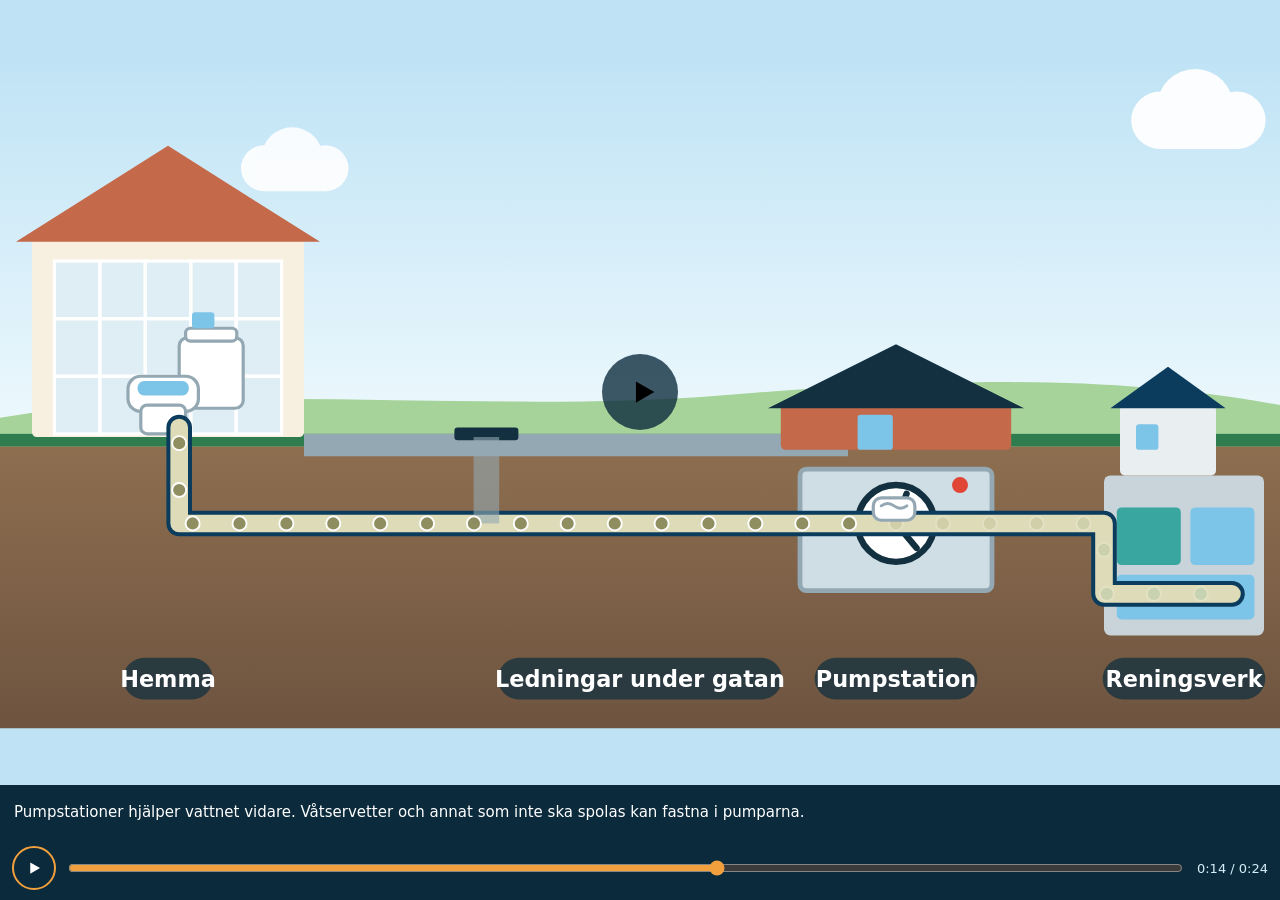
<file: nvoa-koncept/media/generated/films/vad-hander-nar-du-spolar.html>
<!doctype html>
<html lang="sv"><head><meta charset="utf-8"><meta name="viewport" content="width=device-width,initial-scale=1">
<title>Vad händer när du spolar? (illustrerad film)</title>
<style>
*{box-sizing:border-box}
html,body{margin:0;height:100%;background:#0b2a3b;color:#fff;font-family:system-ui,'Segoe UI',Roboto,sans-serif}
.film{display:flex;flex-direction:column;height:100%}
.stage{position:relative;flex:1 1 auto;min-height:0;background:#bfe3f5}
.stage>svg#scene{position:absolute;inset:0;width:100%;height:100%;display:block}
.big{position:absolute;left:50%;top:50%;transform:translate(-50%,-50%);width:76px;height:76px;border-radius:50%;border:0;
  background:rgba(11,42,59,.78);cursor:pointer;display:flex;align-items:center;justify-content:center;padding:0}
.big svg{width:34px;height:34px;margin-left:5px}
.big[hidden]{display:none}
.cap{margin:0;padding:10px 14px;min-height:3.7em;font-size:15px;line-height:1.4;background:#0b2a3b;color:#fff;display:flex;align-items:center}
.bar{display:flex;align-items:center;gap:12px;padding:6px 12px 10px;background:#0b2a3b}
.bar button{flex:none;width:44px;height:44px;border-radius:50%;border:2px solid #f2a03d;background:transparent;color:#fff;cursor:pointer;
  display:flex;align-items:center;justify-content:center;padding:0}
.bar button svg{width:18px;height:18px}
.bar input{flex:1;min-width:0;height:44px;margin:0;accent-color:#f2a03d;cursor:pointer}
.tm{flex:none;font-size:13px;font-variant-numeric:tabular-nums;color:#d6eefa;min-width:5.6em;text-align:right}
:focus-visible{outline:3px solid #f2a03d;outline-offset:3px}
body.bare .cap,body.bare .bar,body.bare .big{display:none}
.vh{position:absolute;width:1px;height:1px;overflow:hidden;clip:rect(0 0 0 0);white-space:nowrap}
@media (max-width:480px){.tm{display:none}.cap{font-size:14px}}
</style></head>
<body>
<main class="film" aria-label="Vad händer när du spolar? (illustrerad film)">
<h1 class="vh">Vad händer när du spolar? (illustrerad film)</h1>
<div class="stage">
<svg id="scene" viewBox="0 0 800 420" preserveAspectRatio="xMidYMid meet" role="img" aria-label="Vad händer när du spolar? Avloppsvattnet rinner från toaletten genom rör under gatan till en pumpstation och vidare till reningsverket."><title>Vad händer när du spolar? Avloppsvattnet rinner från toaletten genom rör under gatan till en pumpstation och vidare till reningsverket.</title><defs><linearGradient id="f3s" x1="0" y1="0" x2="0" y2="1"><stop offset="0" stop-color="#bfe3f5"/><stop offset="1" stop-color="#eef9fd"/></linearGradient><linearGradient id="f3d" x1="0" y1="0" x2="0" y2="1"><stop offset="0" stop-color="#8d6e4f"/><stop offset="1" stop-color="#6e5440"/></linearGradient></defs><rect x="0" y="0" width="800" height="240" rx="0" fill="url(#f3s)" /><g transform="translate(300 40)" id="cl0"><g transform="translate(0 0) scale(1)" opacity="0.95"><circle cx="0" cy="0" r="18" fill="#ffffff" /><circle cx="22" cy="-8" r="24" fill="#ffffff" /><circle cx="48" cy="0" r="18" fill="#ffffff" /><rect x="0" y="0" width="48" height="18" rx="0" fill="#ffffff" /></g></g><g transform="translate(640 70)" id="cl1"><g transform="translate(0 0) scale(0.8)" opacity="0.9"><circle cx="0" cy="0" r="18" fill="#ffffff" /><circle cx="22" cy="-8" r="24" fill="#ffffff" /><circle cx="48" cy="0" r="18" fill="#ffffff" /><rect x="0" y="0" width="48" height="18" rx="0" fill="#ffffff" /></g></g><path d="M0 226 C140 202 300 224 450 212 S 700 200 800 218 V250 H0Z" fill="#a6d39a" /><rect x="0" y="236" width="800" height="8" rx="0" fill="#2f7d4f" /><rect x="0" y="244" width="800" height="176" rx="0" fill="url(#f3d)" /><rect x="190" y="236" width="340" height="14" rx="0" fill="#93a8b3" /><rect x="20" y="112" width="170" height="126" rx="3" fill="#f7efe0" /><polygon points="10,116 105,56 200,116" fill="#c4694a" /><rect x="34" y="128" width="142" height="108" rx="2" fill="#dfeef4" /><rect x="34.0" y="128" width="28.4" height="36" rx="0" fill="none" stroke="#ffffff" stroke-width="2"/><rect x="62.4" y="128" width="28.4" height="36" rx="0" fill="none" stroke="#ffffff" stroke-width="2"/><rect x="90.8" y="128" width="28.4" height="36" rx="0" fill="none" stroke="#ffffff" stroke-width="2"/><rect x="119.19999999999999" y="128" width="28.4" height="36" rx="0" fill="none" stroke="#ffffff" stroke-width="2"/><rect x="147.6" y="128" width="28.4" height="36" rx="0" fill="none" stroke="#ffffff" stroke-width="2"/><rect x="34.0" y="164" width="28.4" height="36" rx="0" fill="none" stroke="#ffffff" stroke-width="2"/><rect x="62.4" y="164" width="28.4" height="36" rx="0" fill="none" stroke="#ffffff" stroke-width="2"/><rect x="90.8" y="164" width="28.4" height="36" rx="0" fill="none" stroke="#ffffff" stroke-width="2"/><rect x="119.19999999999999" y="164" width="28.4" height="36" rx="0" fill="none" stroke="#ffffff" stroke-width="2"/><rect x="147.6" y="164" width="28.4" height="36" rx="0" fill="none" stroke="#ffffff" stroke-width="2"/><rect x="34.0" y="200" width="28.4" height="36" rx="0" fill="none" stroke="#ffffff" stroke-width="2"/><rect x="62.4" y="200" width="28.4" height="36" rx="0" fill="none" stroke="#ffffff" stroke-width="2"/><rect x="90.8" y="200" width="28.4" height="36" rx="0" fill="none" stroke="#ffffff" stroke-width="2"/><rect x="119.19999999999999" y="200" width="28.4" height="36" rx="0" fill="none" stroke="#ffffff" stroke-width="2"/><rect x="147.6" y="200" width="28.4" height="36" rx="0" fill="none" stroke="#ffffff" stroke-width="2"/><rect x="112" y="176" width="40" height="44" rx="5" fill="#ffffff" stroke="#93a8b3" stroke-width="2"/><rect x="116" y="170" width="32" height="8" rx="3" fill="#ffffff" stroke="#93a8b3" stroke-width="2"/><rect x="120" y="160" width="14" height="10" rx="2" fill="#7cc4e8" id="btn"/><rect x="80" y="200" width="44" height="22" rx="8" fill="#ffffff" stroke="#93a8b3" stroke-width="2"/><rect x="88" y="218" width="28" height="18" rx="4" fill="#ffffff" stroke="#93a8b3" stroke-width="2"/><rect x="86" y="203" width="32" height="9" rx="4" fill="#7cc4e8" id="bowl"/><g transform="translate(102 207)" id="swirl"><ellipse cx="0" cy="0" rx="11" ry="3.5" fill="#ffffff" opacity=".9"/><ellipse cx="0" cy="0" rx="5" ry="1.8" fill="#2a7fb8" /></g><rect x="500" y="258" width="120" height="76" rx="4" fill="#cfdde5" stroke="#93a8b3" stroke-width="3"/><rect x="488" y="216" width="144" height="30" rx="3" fill="#c4694a" /><polygon points="480,220 560,180 640,220" fill="#12303f" /><rect x="536" y="224" width="22" height="22" rx="2" fill="#7cc4e8" /><circle cx="560" cy="292" r="24" fill="#ffffff" stroke="#12303f" stroke-width="4"/><circle cx="560" cy="292" r="7" fill="#12303f" id="hub"/><g transform="translate(560 292)" id="pump"><line x1="0" y1="0" x2="0" y2="-20" stroke="#12303f" stroke-width="4" stroke-linecap="round" /><line x1="0" y1="0" x2="17" y2="10" stroke="#12303f" stroke-width="4" stroke-linecap="round" /><line x1="0" y1="0" x2="-17" y2="10" stroke="#12303f" stroke-width="4" stroke-linecap="round" /></g><circle cx="600" cy="268" r="5" fill="#4caf6a" id="led"/><rect x="690" y="262" width="100" height="100" rx="4" fill="#c8d4da" /><rect x="698" y="282" width="40" height="36" rx="3" fill="#3aa6a0" /><rect x="744" y="282" width="40" height="36" rx="3" fill="#7cc4e8" /><rect x="698" y="324" width="86" height="28" rx="3" fill="#7cc4e8" /><rect x="700" y="218" width="60" height="44" rx="3" fill="#e9eef0" /><polygon points="694,220 730,194 766,220" fill="#0b3c5d" /><rect x="710" y="230" width="14" height="16" rx="2" fill="#7cc4e8" /><polyline points="112,232 112,292 560,292 640,292 690,292 690,336 770,336" fill="none" stroke="#0b3c5d" stroke-width="16" stroke-linecap="round" stroke-linejoin="round" /><polyline points="112,232 112,292 560,292 640,292 690,292 690,336 770,336" fill="none" stroke="#dedcb8" stroke-width="11" stroke-linecap="round" stroke-linejoin="round" /><rect x="284" y="232" width="40" height="8" rx="2" fill="#12303f" /><rect x="296" y="238" width="16" height="54" rx="0" fill="#93a8b3" opacity=".6"/><g id="dots"></g><g transform="translate(112 232)" id="wipe"><rect x="-13" y="-7" width="26" height="14" rx="5" fill="#ffffff" stroke="#93a8b3" stroke-width="2"/><path d="M-8 -2 q4 -3 8 0 t8 0" fill="none" stroke="#93a8b3" stroke-width="1.8" stroke-linecap="round" stroke-linejoin="round" /></g><rect x="77.0" y="376" width="56.0" height="26" rx="13" fill="#12303f" opacity=".75"/><text x="105" y="394" font-size="14" font-weight="600" fill="#ffffff" text-anchor="middle" font-family="system-ui,Segoe UI,Roboto,sans-serif" >Hemma</text><rect x="311.2" y="376" width="177.6" height="26" rx="13" fill="#12303f" opacity=".75"/><text x="400" y="394" font-size="14" font-weight="600" fill="#ffffff" text-anchor="middle" font-family="system-ui,Segoe UI,Roboto,sans-serif" >Ledningar under gatan</text><rect x="509.2" y="376" width="101.6" height="26" rx="13" fill="#12303f" opacity=".75"/><text x="560" y="394" font-size="14" font-weight="600" fill="#ffffff" text-anchor="middle" font-family="system-ui,Segoe UI,Roboto,sans-serif" >Pumpstation</text><rect x="689.2" y="376" width="101.6" height="26" rx="13" fill="#12303f" opacity=".75"/><text x="740" y="394" font-size="14" font-weight="600" fill="#ffffff" text-anchor="middle" font-family="system-ui,Segoe UI,Roboto,sans-serif" >Reningsverk</text></svg>
<button id="big" class="big" type="button" tabindex="-1" aria-hidden="true"></button>
</div>
<p id="cap" class="cap" lang="sv"></p>
<div class="bar">
<button id="pp" type="button" aria-label="Spela filmen"></button>
<input id="seek" type="range" min="0" max="1000" value="0" step="1" aria-label="Förlopp i filmen: dra för att hoppa i tiden">
<span id="tm" class="tm" aria-hidden="true"></span>
</div>
</main>
<script>
var H={TAU:Math.PI*2,NS:'http://www.w3.org/2000/svg',
 clamp:function(x,a,b){return Math.max(a,Math.min(b,x))},
 seg:function(t,a,b){return H.clamp((t-a)/(b-a),0,1)},
 ease:function(x){return x*x*(3-2*x)},
 mix:function(a,b,k){return a+(b-a)*k},
 ph:function(t,k,o){var v=(t*k/FILM.D+(o||0))%1;return v<0?v+1:v},
 pulse:function(t,a,b,f){return H.clamp(Math.min((t-a)/f,(b-t)/f),0,1)},
 el:function(n,a,p){var e=document.createElementNS(H.NS,n);for(var k in a)e.setAttribute(k,a[k]);if(p)p.appendChild(e);return e},
 rgb:function(c){c=c.replace('#','');return [parseInt(c.substr(0,2),16),parseInt(c.substr(2,2),16),parseInt(c.substr(4,2),16)]},
 col:function(c1,c2,k){var a=H.rgb(c1),b=H.rgb(c2);return 'rgb('+Math.round(H.mix(a[0],b[0],k))+','+Math.round(H.mix(a[1],b[1],k))+','+Math.round(H.mix(a[2],b[2],k))+')'},
 $:function(i){return document.getElementById(i)},
 tf:function(id,v){var e=document.getElementById(id);if(e)e.setAttribute('transform',v)},
 op:function(id,v){var e=document.getElementById(id);if(e)e.setAttribute('opacity',v)},
 along:function(pts){var cum=[0];for(var i=1;i<pts.length;i++){cum.push(cum[i-1]+Math.hypot(pts[i][0]-pts[i-1][0],pts[i][1]-pts[i-1][1]))}
  return {cum:cum,L:cum[cum.length-1],at:function(d){d=Math.max(0,Math.min(this.L,d));var i=1;while(i<cum.length-1&&cum[i]<d)i++;
   var s=(d-cum[i-1])/((cum[i]-cum[i-1])||1);return [pts[i-1][0]+(pts[i][0]-pts[i-1][0])*s,pts[i-1][1]+(pts[i][1]-pts[i-1][1])*s]}}}
};
</script>
<script>
FILM={id:'spolning',D:24,still:14,
caps:[[0,6,'Du spolar. Vattnet och det som följer med försvinner ner genom toalettens avlopp.'],
[6,12,'Det rinner i husets rör vidare till ett större ledningsnät under gatan.'],
[12,18,'Pumpstationer hjälper vattnet vidare. Våtservetter och annat som inte ska spolas kan fastna i pumparna.'],
[18,24,'Spola bara kiss, bajs och toalettpapper. Då når avloppsvattnet reningsverket som det ska.']],
init:function(){
 this.R=H.along([[112, 232], [112, 292], [560, 292], [640, 292], [690, 292], [690, 336], [770, 336]]);this.N=26;this.dots=[];var g=H.$('dots');
 for(var i=0;i<this.N;i++)this.dots.push(H.el('circle',{r:4.4,stroke:'#fff','stroke-width':1.2},g));
 var pr=this.R.cum;this.pumpD=pr[2];this.beforeD=pr[1];
},
draw:function(t){
 var D=FILM.D,K=H.TAU,R=this.R;
 H.tf('cl0','translate('+(((300+900*t/D)%900)-100).toFixed(1)+' 40)');H.tf('cl1','translate('+(((640+900*t/D)%900)-100).toFixed(1)+' 70)');
 // spolning 1-4 s
 var fl=H.pulse(t,1,4.2,.3);
 H.$('btn').setAttribute('fill',fl>0&&t<1.7?'#f2a03d':'#7cc4e8');
 H.tf('swirl','translate(102 207) rotate('+(t*420).toFixed(0)+')');H.op('swirl',fl);
 H.$('bowl').setAttribute('height',(9-5*H.pulse(t,1.2,2.6,.4)).toFixed(1));
 // blockering 14-18
 var block=H.pulse(t,13.6,18.2,.4);
 // dropparna
 for(var i=0;i<this.N;i++){var d=H.ph(t,2,i/this.N)*R.L,p=R.at(d),c=this.dots[i];
  var after=d>this.pumpD;var o=.95;if(after)o=1-.85*block;
  c.setAttribute('cx',p[0].toFixed(1));c.setAttribute('cy',p[1].toFixed(1));
  c.setAttribute('fill',H.col('#8b8a5c','#3aa6a0',H.clamp((d-R.cum[3])/(R.L-R.cum[3]),0,1)));c.setAttribute('opacity',o.toFixed(2))}
 // pump
 H.tf('pump','translate(560 292) rotate('+((t*(block>.5?10:260))%360).toFixed(1)+')');
 var led=H.$('led');led.setAttribute('fill',block>.5?'#e0402f':'#4caf6a');led.setAttribute('opacity',block>.5?(.55+.45*Math.sin(t*14)).toFixed(2):1);
 // våtservett: färdas 5.5-13.6 till pumpen, fastnar, tas bort efter 18
 var wf=H.seg(t,5.5,13.6),wd=wf*this.pumpD,wp=R.at(wd);
 var jig=(t>13.6&&t<18)?Math.sin(t*30)*1.5:0;
 H.tf('wipe','translate('+(wp[0]+jig).toFixed(1)+' '+(wp[1]-(t>13.6?9:0)).toFixed(1)+')');
 H.op('wipe',t<5.5?0:(t<18?1:1-H.seg(t,18,19)));
}};
</script>
<script>
(function(){
var F=window.FILM,D=F.D,$=H.$;
var rm=window.matchMedia&&matchMedia('(prefers-reduced-motion: reduce)').matches;
var bare=/[?&]bare/.test(location.search);
if(bare){document.body.classList.add('bare');$('scene').setAttribute('preserveAspectRatio','xMidYMid slice');}
var t=F.still,playing=false,last=0,raf=0;
var mt=/[?&]t=([\d.]+)/.exec(location.search);if(mt)t=parseFloat(mt[1])%D;
var PLAY='<svg viewBox="0 0 24 24" aria-hidden="true"><path d="M7 4.5v15l13-7.5z" fill="currentColor"/></svg>';
var PAUSE='<svg viewBox="0 0 24 24" aria-hidden="true"><path d="M6 4h4v16H6zM14 4h4v16h-4z" fill="currentColor"/></svg>';
var pp=$('pp'),seek=$('seek'),big=$('big'),cap=$('cap'),tm=$('tm');
function fmt(s){s=Math.floor(s);return Math.floor(s/60)+':'+('0'+(s%60)).slice(-2)}
function render(){
 F.draw(t);
 var txt='';for(var i=0;i<F.caps.length;i++){if(t>=F.caps[i][0]&&t<F.caps[i][1]){txt=F.caps[i][2];break}}
 if(cap.textContent!==txt)cap.textContent=txt;
 seek.value=Math.round(t/D*1000);seek.setAttribute('aria-valuetext',fmt(t)+' av '+fmt(D));
 tm.textContent=fmt(t)+' / '+fmt(D);
}
function ui(){
 pp.innerHTML=playing?PAUSE:PLAY;pp.setAttribute('aria-label',playing?'Pausa filmen':'Spela filmen');
 big.hidden=playing;big.innerHTML=PLAY;
 try{parent.postMessage({type:'nvoa-scene',id:F.id,playing:playing},'*')}catch(e){}
}
function tick(ts){if(!playing)return;var dt=Math.min(.1,(ts-last)/1000);last=ts;t=(t+dt)%D;render();raf=requestAnimationFrame(tick)}
function play(){if(playing)return;playing=true;last=performance.now();raf=requestAnimationFrame(tick);ui()}
function pause(){if(!playing)return;playing=false;cancelAnimationFrame(raf);ui()}
pp.addEventListener('click',function(){playing?pause():play()});
big.addEventListener('click',play);
seek.addEventListener('input',function(){t=(seek.value/1000)*D;if(t>=D)t=D-.001;render()});
window.addEventListener('message',function(e){var m=e.data;if(!m||!m.cmd)return;
 if(m.cmd==='play')play();else if(m.cmd==='pause')pause();else if(m.cmd==='toggle')playing?pause():play();else if(m.cmd==='query')ui()});
document.addEventListener('keydown',function(e){if(e.key===' '&&e.target===document.body){e.preventDefault();playing?pause():play()}});
if(F.init)F.init();
render();ui();
if(bare&&!rm)play();
})();
</script>
</body></html>
</file>
<file: nvoa-koncept/css/base.css>
/* Grundstil: palett, typografi, sidhuvud, knappar. Allt är egenritat och fristående (inga typsnitt eller bilder utifrån). */
:root{
  --ink:#12303f; --deep:#0b3c5d; --water:#2a7fb8; --water-2:#7cc4e8; --foam:#dff1fa; --sky:#eef9fd;
  --green:#2f7d4f; --green-2:#5aa469; --green-3:#a6d39a; --warm:#f2a03d; --warm-2:#d9662f;
  --sand:#f4ead2; --paper:#fbfdfe; --line:#c9dbe4; --muted:#41606f; --link:#0b5f93;
  --focus:#0b3c5d; --radius:16px; --gutter:clamp(16px,4vw,32px);
  --banner-h:44px; --sticky-h:44px;
  --font:system-ui,-apple-system,'Segoe UI',Roboto,'Helvetica Neue',Arial,sans-serif;
}
*,*::before,*::after{box-sizing:border-box}
html{scroll-behavior:smooth;scroll-padding-top:calc(var(--sticky-h) + 12px);-webkit-text-size-adjust:100%}
body{margin:0;font-family:var(--font);font-size:1.0625rem;line-height:1.6;color:var(--ink);background:var(--paper)}
img,svg,iframe{max-width:100%}
img{display:block;height:auto}
h1,h2,h3{line-height:1.2;margin:0 0 .5em;color:var(--deep);text-wrap:balance}
h1{font-size:clamp(2rem,6vw,3.25rem)}
h2{font-size:clamp(1.6rem,4.2vw,2.3rem)}
h3{font-size:1.25rem}
p{margin:0 0 1em}
a{color:var(--link);text-underline-offset:.18em}
a:hover{color:var(--deep)}
ul,ol{padding:0;margin:0;list-style:none}
main:focus{outline:none}
:focus-visible{outline:3px solid var(--focus);outline-offset:3px;border-radius:4px}
.skip{position:absolute;left:12px;top:-100px;z-index:100;background:var(--deep);color:#fff;padding:.7rem 1rem;border-radius:8px;font-weight:700}
.skip:focus{top:12px;outline-color:var(--warm)}
.visually-hidden{position:absolute!important;width:1px;height:1px;overflow:hidden;clip:rect(0 0 0 0);white-space:nowrap}
.wrap{max-width:1120px;margin:0 auto;padding:0 var(--gutter)}

/* Banderoll + sidhuvud */
.topwrap{display:contents}
.banner{position:sticky;top:0;z-index:60;background:var(--warm);color:var(--ink);font-size:.875rem;line-height:1.35;text-align:center;padding:.5rem var(--gutter);border-bottom:2px solid var(--ink)}
.site-header{position:relative;z-index:50;background:var(--paper);border-bottom:1px solid var(--line);display:flex;flex-wrap:wrap;align-items:center;justify-content:space-between;gap:.5rem 1rem;padding:.4rem var(--gutter)}
.brand{display:flex;align-items:center;gap:.6rem;font-weight:800;color:var(--deep);text-decoration:none;min-height:44px}
.brand-mark{width:34px;height:34px;flex:none}
.menu-btn{min-height:44px;padding:.4rem 1rem;font:inherit;font-weight:700;color:var(--deep);background:#fff;border:2px solid var(--deep);border-radius:999px;cursor:pointer}
.nav{width:100%}
.nav ul{display:grid;gap:2px;padding:.4rem 0 .6rem}
.nav a{display:block;padding:.65rem .5rem;min-height:44px;color:var(--ink);text-decoration:none;font-weight:600;border-radius:8px}
.nav a:hover{background:var(--foam)}
html.js .nav{display:none}
html.js .nav.open{display:block}
@media (min-width:900px){
  .site-header{position:sticky;top:var(--banner-h);flex-wrap:nowrap}
  .menu-btn{display:none}
  html.js .nav,.nav{display:block;width:auto}
  .nav ul{display:flex;gap:.25rem;padding:0}
  .nav a{padding:.6rem .8rem}
}

/* Knappar */
.btn{display:inline-flex;align-items:center;justify-content:center;gap:.4rem;min-height:48px;padding:.6rem 1.3rem;font:inherit;font-weight:700;text-decoration:none;border-radius:999px;border:2px solid transparent;cursor:pointer;line-height:1.2}
.btn-small{min-height:44px;padding:.45rem 1rem;background:#fff;color:var(--deep);border-color:var(--deep)}
.btn-accent{background:var(--warm);color:var(--ink);border-color:var(--warm)}
.btn-accent:hover{background:#ffb455;color:var(--ink)}
.btn-light{background:#fff;color:var(--deep);border-color:#fff}
.btn-light:hover{background:var(--foam);color:var(--deep)}
.btn:focus-visible,.hero-toggle:focus-visible{outline-color:var(--warm);box-shadow:0 0 0 6px var(--deep)}

/* Sektioner */
.section{padding:clamp(2.5rem,7vw,5rem) 0;background:var(--paper)}
.section.alt{background:var(--sky)}
.section-head{max-width:46rem;margin-bottom:1.75rem}
.lead{font-size:1.15rem;color:var(--muted)}
.note{font-size:.95rem;color:var(--muted);border-left:4px solid var(--water-2);padding-left:.9rem;max-width:46rem}
.flag{display:inline-block;background:#fff4de;border:2px solid var(--warm);border-radius:12px;padding:.6rem .9rem;color:var(--ink);font-size:.97rem}

.footer{background:var(--deep);color:#fff;padding:2.5rem 0}
.footer p{max-width:50rem}
.footer a{color:#fff}
.noscript{margin:0;padding:1rem var(--gutter);background:#fff4de}

@media (prefers-reduced-motion:reduce){
  html{scroll-behavior:auto}
  *,*::before,*::after{animation:none!important;transition:none!important}
}
</file>
<file: nvoa-koncept/css/components.css>
/* Komponenter */

/* Hjälte: scen överst och text under på smal skärm, text över scenens vänstra del på bred skärm */
.hero{display:grid;background:var(--deep);isolation:isolate;overflow:hidden}
.hero-media{grid-area:1/1;aspect-ratio:16/9;background:#a9d8f0;position:relative}
.hero-media iframe,.hero-media img,.hero-media video{position:absolute;inset:0;width:100%;height:100%;border:0;display:block;pointer-events:none;object-fit:cover}
.hero-text{grid-area:2/1;padding:1.5rem var(--gutter) 2rem;background:var(--deep);color:#fff}
.hero-text h1{color:#fff;margin-bottom:.4em}
.hero-text p{font-size:1.1rem;max-width:34rem}
.ctas{display:flex;flex-wrap:wrap;gap:.75rem;margin-top:1.2rem}
.hero-toggle{grid-area:1/1;align-self:end;justify-self:end;margin:.6rem var(--gutter);z-index:2;min-height:44px;padding:.4rem 1rem;font:inherit;font-weight:700;font-size:.95rem;color:var(--ink);background:#fff;border:2px solid var(--deep);border-radius:999px;cursor:pointer}
.hero-toggle[hidden]{display:none}
@media (min-width:900px){
  .hero{min-height:clamp(520px,calc(100vw * .44),700px)}
  .hero-media{aspect-ratio:auto}
  .hero-text{grid-area:1/1;align-self:center;justify-self:start;z-index:1;width:min(24rem,calc(100% - 2 * var(--gutter)));margin:0 0 0 max(var(--gutter),calc((100vw - 1120px)/2 + var(--gutter)));padding:1.6rem 1.8rem;background:rgba(11,60,93,.92);border-radius:var(--radius)}
  .hero-toggle{margin-bottom:1.25rem}
}

/* Vattnets väg */
.story{display:grid;gap:1.5rem}
.story-sticky{display:none}
.step{display:grid;gap:1rem;padding:.5rem 0 1.5rem}
.step-fig img{width:100%;aspect-ratio:8/5;border-radius:var(--radius);background:var(--foam);border:1px solid var(--line)}
.step-no{display:inline-block;font-size:.9rem;font-weight:800;color:var(--deep);background:var(--foam);padding:.15rem .7rem;border-radius:999px;margin-bottom:.4rem}
.step h3{font-size:1.5rem}
.step-note{font-size:.95rem;color:var(--muted);background:#fff4de;border-radius:8px;padding:.4rem .7rem;display:inline-block}
@media (min-width:900px){
  .story{grid-template-columns:1.15fr 1fr;gap:3rem;align-items:start}
  .story-sticky{display:block;position:sticky;top:calc(var(--sticky-h) + 24px)}
  .step-fig{display:none}
  .step{min-height:68vh;align-content:center;padding-left:1.25rem;border-left:5px solid var(--line);transition:border-color .4s}
  .step.is-active{border-left-color:var(--deep)}
}
.fig-stack{position:relative;aspect-ratio:8/5;border-radius:var(--radius);overflow:hidden;background:var(--foam);border:1px solid var(--line)}
.fig-stack img{position:absolute;inset:0;width:100%;height:100%;opacity:0;transition:opacity .5s}
.fig-stack img.is-active{opacity:1}
.progress{display:flex;gap:.5rem;margin:1rem 0 0;align-items:center}
.progress li{flex:1;height:8px;border-radius:99px;background:var(--line);transition:background .3s}
.progress li.done{background:var(--water-2)}
.progress li.is-active{background:var(--deep)}
.progress-label{margin:.5rem 0 0;font-weight:700;color:var(--deep)}

/* Spelet */
.game{max-width:62rem}
.game-bar{display:flex;align-items:center;justify-content:space-between;gap:1rem;margin-bottom:1rem}
.game-progress{margin:0;font-weight:800;font-size:1.15rem;color:var(--deep)}
.items{display:flex;flex-wrap:wrap;gap:.5rem;margin-bottom:1rem}
.item{display:flex;align-items:center;gap:.4rem;min-height:48px;padding:.25rem .85rem .25rem .3rem;font:inherit;font-weight:700;font-size:.9rem;line-height:1.2;text-align:left;color:var(--ink);background:#fff;border:2px solid var(--line);border-radius:999px;cursor:grab;touch-action:none;user-select:none;-webkit-user-select:none}
.item img{width:36px;height:36px;flex:none;pointer-events:none}
@media (min-width:640px){
  .items{display:grid;grid-template-columns:repeat(4,minmax(0,1fr));gap:.75rem;margin-bottom:1.5rem}
  .item{width:100%;min-height:110px;flex-direction:column;justify-content:flex-start;gap:.25rem;padding:.6rem .5rem;font-size:.95rem;text-align:center;border-radius:14px}
  .item img{width:64px;height:64px}
}
.item:hover{border-color:var(--water)}
.item[aria-pressed="true"]{border-color:var(--deep);background:var(--foam);box-shadow:0 0 0 4px var(--warm)}
.item.dragging{opacity:.35}
.item.shake{animation:shake .4s}
.item[hidden]{display:none}
li.placed-gone{display:none}
.drag-ghost{position:fixed;z-index:200;pointer-events:none;width:110px;padding:.4rem;text-align:center;font-weight:700;font-size:.85rem;background:#fff;border:2px solid var(--deep);border-radius:14px;box-shadow:0 8px 22px rgba(11,60,93,.35);transform:translate(-50%,-60%)}
.drag-ghost img{width:56px;height:56px;margin:0 auto}
.bins{display:grid;grid-template-columns:repeat(2,minmax(0,1fr));gap:.5rem}
@media (min-width:640px){.bins{grid-template-columns:repeat(4,minmax(0,1fr));gap:.75rem}}
.bin{position:relative;min-height:60px;display:flex;flex-direction:row;align-items:center;justify-content:flex-start;gap:.5rem;padding:.35rem .5rem;font:inherit;font-weight:700;font-size:.8rem;line-height:1.2;text-align:left;overflow-wrap:break-word;hyphens:manual;color:var(--ink);background:#fff;border:2px dashed var(--water);border-radius:14px;cursor:pointer}
.bin img{width:30px;height:36px;flex:none}
@media (min-width:640px){.bin{min-height:128px;flex-direction:column;justify-content:flex-start;gap:.2rem;padding:.6rem .5rem;font-size:.92rem;text-align:center}.bin img{width:52px;height:62px}}
.bin.over,.bin:hover{border-style:solid;border-color:var(--deep);background:var(--foam)}
.bin .count{position:absolute;top:2px;right:4px;min-width:1.6rem;padding:0 .4rem;font-size:.85rem;font-weight:800;text-align:center;color:#fff;background:var(--deep);border-radius:99px}
.bin.pop{animation:pop .45s}
.bin:disabled{cursor:default}
.feedback{margin:1rem 0 0;padding:.9rem 1.1rem;min-height:3.4rem;font-weight:600;background:#fff;border:2px solid var(--line);border-radius:12px}
.feedback.ok{border-color:var(--green);background:#eaf6ee}
.feedback.try{border-color:var(--warm);background:#fff4de}
.feedback.done{border-color:var(--deep);background:var(--foam)}
@keyframes shake{25%{transform:translateX(-6px)}75%{transform:translateX(6px)}}
@keyframes pop{40%{transform:scale(1.06)}}

/* Galleri */
.gallery{display:grid;grid-template-columns:minmax(0,1fr);gap:.9rem}
@media (min-width:460px){.gallery{grid-template-columns:repeat(2,minmax(0,1fr));gap:.75rem}}
@media (min-width:800px){.gallery{grid-template-columns:repeat(3,minmax(0,1fr));gap:1.1rem}}
.tile{display:block;width:100%;padding:0;font:inherit;text-align:left;color:var(--ink);background:#fff;border:1px solid var(--line);border-radius:var(--radius);overflow:hidden;cursor:pointer}
.tile img{width:100%;aspect-ratio:8/5;object-fit:cover;background:var(--foam);transition:transform .3s}
.tile:hover img{transform:scale(1.03)}
.tile-meta{display:block;padding:.6rem .8rem .8rem}
.tile-cat{display:block;font-size:.8rem;font-weight:800;color:var(--green);text-transform:uppercase;letter-spacing:.03em}
.tile-title{display:block;overflow-wrap:anywhere;font-weight:700;line-height:1.3}
.tile-wrap{overflow:hidden;border-radius:var(--radius)}

.lightbox{width:min(96vw,1040px);max-height:96vh;padding:0;border:0;border-radius:var(--radius);background:var(--ink);color:#fff}
.lightbox::backdrop{background:rgba(7,25,36,.82)}
.lb-inner{display:flex;flex-direction:column;max-height:96vh}
.lb-stage{background:#0b2a3b;display:flex;justify-content:center}
.lb-stage img{width:100%;max-height:68vh;object-fit:contain}
.lb-meta{padding:.8rem 1.2rem 0}
.lb-title{margin:0;font-size:1.25rem;color:#fff}
.lb-source{margin:.2rem 0 0;color:#cfe3ee;font-size:.9rem}
.lb-bar{display:flex;flex-wrap:wrap;align-items:center;gap:.6rem;padding:.8rem 1.2rem 1.1rem}
.lb-count{color:#cfe3ee;font-weight:700;margin-right:auto}
.lightbox .btn:focus-visible{outline-color:var(--warm);box-shadow:0 0 0 6px var(--ink)}

/* Filmer */
.films{display:grid;gap:2.5rem}
.film-card{display:grid;gap:1.1rem}
.film-frame{position:relative;aspect-ratio:4/3;border-radius:var(--radius);overflow:hidden;background:#0b2a3b;border:1px solid var(--line)}
.film-frame iframe,.film-frame video{position:absolute;inset:0;width:100%;height:100%;border:0;background:#0b2a3b}
.film-frame img{width:100%;height:100%;object-fit:cover}
@media (min-width:640px){.film-frame{aspect-ratio:16/10}}
@media (min-width:960px){
  .film-card{grid-template-columns:1.5fr 1fr;align-items:center;gap:2rem}
  .film-card:nth-child(even){grid-template-columns:1fr 1.5fr}
  .film-card:nth-child(even) .film-frame{order:2}
}
.tag{display:inline-block;font-size:.8rem;font-weight:800;color:var(--deep);background:var(--foam);padding:.1rem .65rem;border-radius:99px;margin-bottom:.4rem}
.film-body details{margin-top:.75rem;border:1px solid var(--line);border-radius:12px;background:#fff}
.film-body summary{padding:.7rem 1rem;font-weight:700;cursor:pointer;min-height:44px;color:var(--deep)}
.film-body details p{padding:0 1rem;margin:0 0 1rem}

/* Driftinformation */
.drift{display:grid;gap:1.5rem}
@media (min-width:900px){.drift{grid-template-columns:1fr 1.1fr;align-items:start}.map{position:sticky;top:calc(var(--sticky-h) + 16px)}}
.drift-list{display:grid;gap:1rem}
.dcard{background:#fff;border:2px solid var(--line);border-radius:var(--radius);padding:1rem 1.1rem}
.dcard.is-on{border-color:var(--deep);box-shadow:0 0 0 4px var(--foam)}
.dcard h3{font-size:1.15rem;margin:.4rem 0 .3rem}
.dtags{display:flex;flex-wrap:wrap;gap:.4rem}
.badge{display:inline-block;font-size:.8rem;font-weight:800;padding:.1rem .65rem;border-radius:99px;border:2px solid var(--deep);color:var(--deep);background:#fff}
.badge.ex{border-style:dashed;border-color:var(--warm-2);color:#8a3a12;background:#fff4de}
.badge.st-p{background:var(--foam)}
.badge.st-n{background:var(--warm);border-color:var(--warm);color:var(--ink)}
.badge.st-i{background:#e8f4ea;border-color:var(--green);color:#1d5233}
.dmeta{margin:0 0 .5rem;font-size:.95rem;color:var(--muted)}
.dcard p:last-of-type{margin-bottom:.6rem}
.map{position:relative;aspect-ratio:800/560;border-radius:var(--radius);overflow:hidden;border:1px solid var(--line);background:#bfe0f0}
.map>img{width:100%;aspect-ratio:800/560;object-fit:cover}
.map figcaption{position:absolute;left:10px;top:10px;font-size:.8rem;font-weight:800;background:rgba(255,255,255,.92);padding:.15rem .6rem;border-radius:99px}
.pin{position:absolute;width:44px;height:44px;margin:-22px 0 0 -22px;display:flex;align-items:center;justify-content:center;font:inherit;font-weight:800;font-size:1.1rem;color:#fff;background:var(--deep);border:3px solid #fff;border-radius:50%;cursor:pointer;box-shadow:0 3px 8px rgba(0,0,0,.35)}
.pin.st-n{background:#b4501f}
.pin.st-i{background:var(--green)}
.pin.is-on{transform:scale(1.25);box-shadow:0 0 0 5px var(--warm),0 3px 8px rgba(0,0,0,.35)}
.pin:focus-visible{outline-color:var(--warm);box-shadow:0 0 0 6px var(--deep)}

/* Kontakt */
.contact{display:grid;gap:1rem;grid-template-columns:repeat(auto-fit,minmax(min(100%,17rem),1fr));margin:0}
.contact div{background:#fff;border:1px solid var(--line);border-radius:var(--radius);padding:1rem 1.2rem}
.contact dt{font-weight:800;color:var(--deep);margin-bottom:.2rem}
.contact dd{margin:0;color:var(--muted)}
@media (min-width:900px){.hero-text h1{font-size:clamp(2rem,3.3vw,2.7rem)}}
</file>
<file: NVOA-webb/css/style.css>
/* Neutral startpalett. TODO: byt till NVOA:s grafiska profil när den finns (endast variablerna nedan). */
:root {
  color-scheme: dark;
  --bg: #11161a;
  --bg-2: #1a2127;
  --fg: #f2f5f7;
  --muted: #b7c2ca;
  --line: #34414a;
  --accent: #7fc4e8;      /* TODO: NVOA:s färg */
  --accent-fg: #0b1115;
  --radius: 10px;
  --gap: clamp(10px, 1.6vw, 20px);
  --pad: clamp(16px, 4vw, 64px);
  --font: system-ui, -apple-system, "Segoe UI", Roboto, Helvetica, Arial, sans-serif;
}
* { box-sizing: border-box; }
html { scroll-behavior: smooth; scroll-padding-top: 64px; }
body { margin: 0; background: var(--bg); color: var(--fg); font-family: var(--font); line-height: 1.5; }
img, video { display: block; max-width: 100%; }
a { color: var(--accent); }
:focus-visible { outline: 3px solid var(--accent); outline-offset: 3px; border-radius: 4px; }
.skip { position: absolute; left: -999px; top: 0; background: var(--accent); color: var(--accent-fg); padding: 8px 14px; z-index: 100; }
.skip:focus { left: 8px; top: 8px; }

.btn { font: inherit; color: var(--fg); background: rgba(26,33,39,.85); border: 1px solid var(--line); border-radius: 999px; padding: 8px 16px; cursor: pointer; text-decoration: none; display: inline-block; }
.btn:hover { border-color: var(--accent); }
.btn.primary, .btn[aria-pressed="true"] { background: var(--accent); color: var(--accent-fg); border-color: var(--accent); }

.topbar { position: fixed; inset: 0 0 auto 0; z-index: 20; display: flex; gap: 16px; align-items: center; padding: 10px var(--pad); background: linear-gradient(rgba(17,22,26,.92), rgba(17,22,26,.6)); backdrop-filter: blur(6px); }
.brand { color: var(--fg); font-weight: 700; text-decoration: none; white-space: nowrap; }
.topbar nav { display: flex; gap: 6px 14px; flex: 1; overflow-x: auto; scrollbar-width: none; }
.topbar nav a { color: var(--muted); text-decoration: none; white-space: nowrap; padding: 4px 2px; }
.topbar nav a:hover { color: var(--fg); }

.hero { position: relative; min-height: 100vh; min-height: 100svh; display: grid; align-items: end; overflow: hidden; }
.hero-media, .hero-media > * { position: absolute; inset: 0; width: 100%; height: 100%; object-fit: cover; }
.hero::after { content: ""; position: absolute; inset: 0; background: linear-gradient(to top, rgba(17,22,26,.92) 8%, rgba(17,22,26,.2) 60%, rgba(17,22,26,.45)); }
.hero-text { position: relative; z-index: 2; padding: 0 var(--pad) clamp(40px, 8vh, 96px); max-width: 60rem; }
.hero h1 { font-size: clamp(2rem, 6vw, 4.5rem); line-height: 1.05; margin: 0 0 .4em; }
.hero-sub { font-size: clamp(1.1rem, 2.4vw, 1.6rem); margin: 0 0 .6em; color: var(--fg); }
.hero-intro { color: var(--muted); max-width: 42rem; margin: 0 0 1.4em; }
.hero-actions { display: flex; flex-wrap: wrap; gap: 10px; }
.hero-toggle { position: absolute; z-index: 3; right: var(--pad); bottom: 16px; font-size: .85rem; }

section.theme, .gallery { padding: clamp(48px, 9vw, 112px) var(--pad) 0; }
.theme h2, .gallery h2 { font-size: clamp(1.5rem, 3.6vw, 2.6rem); margin: 0 0 .3em; }
.theme > p { color: var(--muted); max-width: 46rem; margin: 0 0 1.4em; }

.grid, .theme-grid { display: grid; gap: var(--gap); grid-template-columns: repeat(auto-fill, minmax(min(100%, 230px), 1fr)); }
.theme-grid { grid-auto-flow: dense; }
.tile { position: relative; padding: 0; border: 0; background: var(--bg-2); border-radius: var(--radius); overflow: hidden; cursor: pointer; aspect-ratio: 4 / 3; color: inherit; }
.tile img { width: 100%; height: 100%; object-fit: cover; transition: transform .35s ease; }
.tile:hover img { transform: scale(1.04); }
.tile.feature { grid-column: span 2; grid-row: span 2; aspect-ratio: auto; min-height: 260px; }
.tile .cap { position: absolute; left: 0; right: 0; bottom: 0; padding: 22px 12px 10px; text-align: left; font-size: .9rem; background: linear-gradient(transparent, rgba(0,0,0,.75)); }
.tile .play { position: absolute; top: 10px; right: 10px; background: rgba(0,0,0,.7); border-radius: 999px; padding: 3px 10px; font-size: .8rem; }
.tile[hidden] { display: none; }
@media (max-width: 560px) { .tile.feature { grid-column: span 1; grid-row: span 1; aspect-ratio: 4 / 3; min-height: 0; } }

.filters { display: flex; flex-wrap: wrap; gap: 8px; margin: 12px 0; }
.filters .sep { width: 1px; background: var(--line); margin: 0 6px; }
.count { color: var(--muted); font-size: .9rem; margin: 0 0 12px; }
.footer { padding: 64px var(--pad) 48px; color: var(--muted); font-size: .9rem; }
.empty, .noscript { padding: 120px var(--pad) 0; color: var(--muted); }

/* Lightbox och presentation */
dialog.lightbox, dialog.show { width: 100vw; height: 100vh; height: 100dvh; max-width: none; max-height: none; margin: 0; padding: 0; border: 0; background: #05080a; color: var(--fg); }
dialog::backdrop { background: #05080a; }
.lightbox[open], .show[open] { display: grid; }
.lightbox[open] { grid-template-rows: 1fr auto auto; }
.lb-stage, .show-stage { position: relative; min-height: 0; display: grid; place-items: center; touch-action: pan-y; }
.lb-stage img, .lb-stage video, .show-stage img, .show-stage video { max-width: 100%; max-height: 100%; width: auto; height: auto; object-fit: contain; }
.lb-stage > *, .show-stage > * { max-height: calc(100dvh - 130px); }
.show-stage > * { max-height: 100dvh; }
.lb-caption { margin: 0; padding: 8px var(--pad); text-align: center; min-height: 2.2em; }
.lb-bar { display: flex; gap: 12px; justify-content: center; align-items: center; padding: 10px 16px 16px; }
.lb-bar .btn { min-width: 48px; min-height: 44px; }
.show[open] { grid-template: 1fr / 1fr; }
.show-stage { grid-area: 1 / 1; }
.show-bar { grid-area: 1 / 1; align-self: end; display: flex; gap: 16px; align-items: center; justify-content: space-between; padding: 12px 20px; background: linear-gradient(transparent, rgba(0,0,0,.8)); transition: opacity .3s; z-index: 2; }
.show.idle .show-bar { opacity: 0; pointer-events: none; }
.show.idle { cursor: none; }
.show-progress { grid-area: 1 / 1; align-self: end; height: 4px; background: rgba(255,255,255,.15); z-index: 3; }
.show-progress i { display: block; height: 100%; width: 0; background: var(--accent); }
.show-caption { position: absolute; left: 0; right: 0; bottom: 56px; text-align: center; padding: 0 20px; text-shadow: 0 1px 6px #000; font-size: 1.2rem; }

@media (prefers-reduced-motion: reduce) {
  html { scroll-behavior: auto; }
  *, *::before, *::after { transition: none !important; animation: none !important; }
  .tile:hover img { transform: none; }
}
</file>
